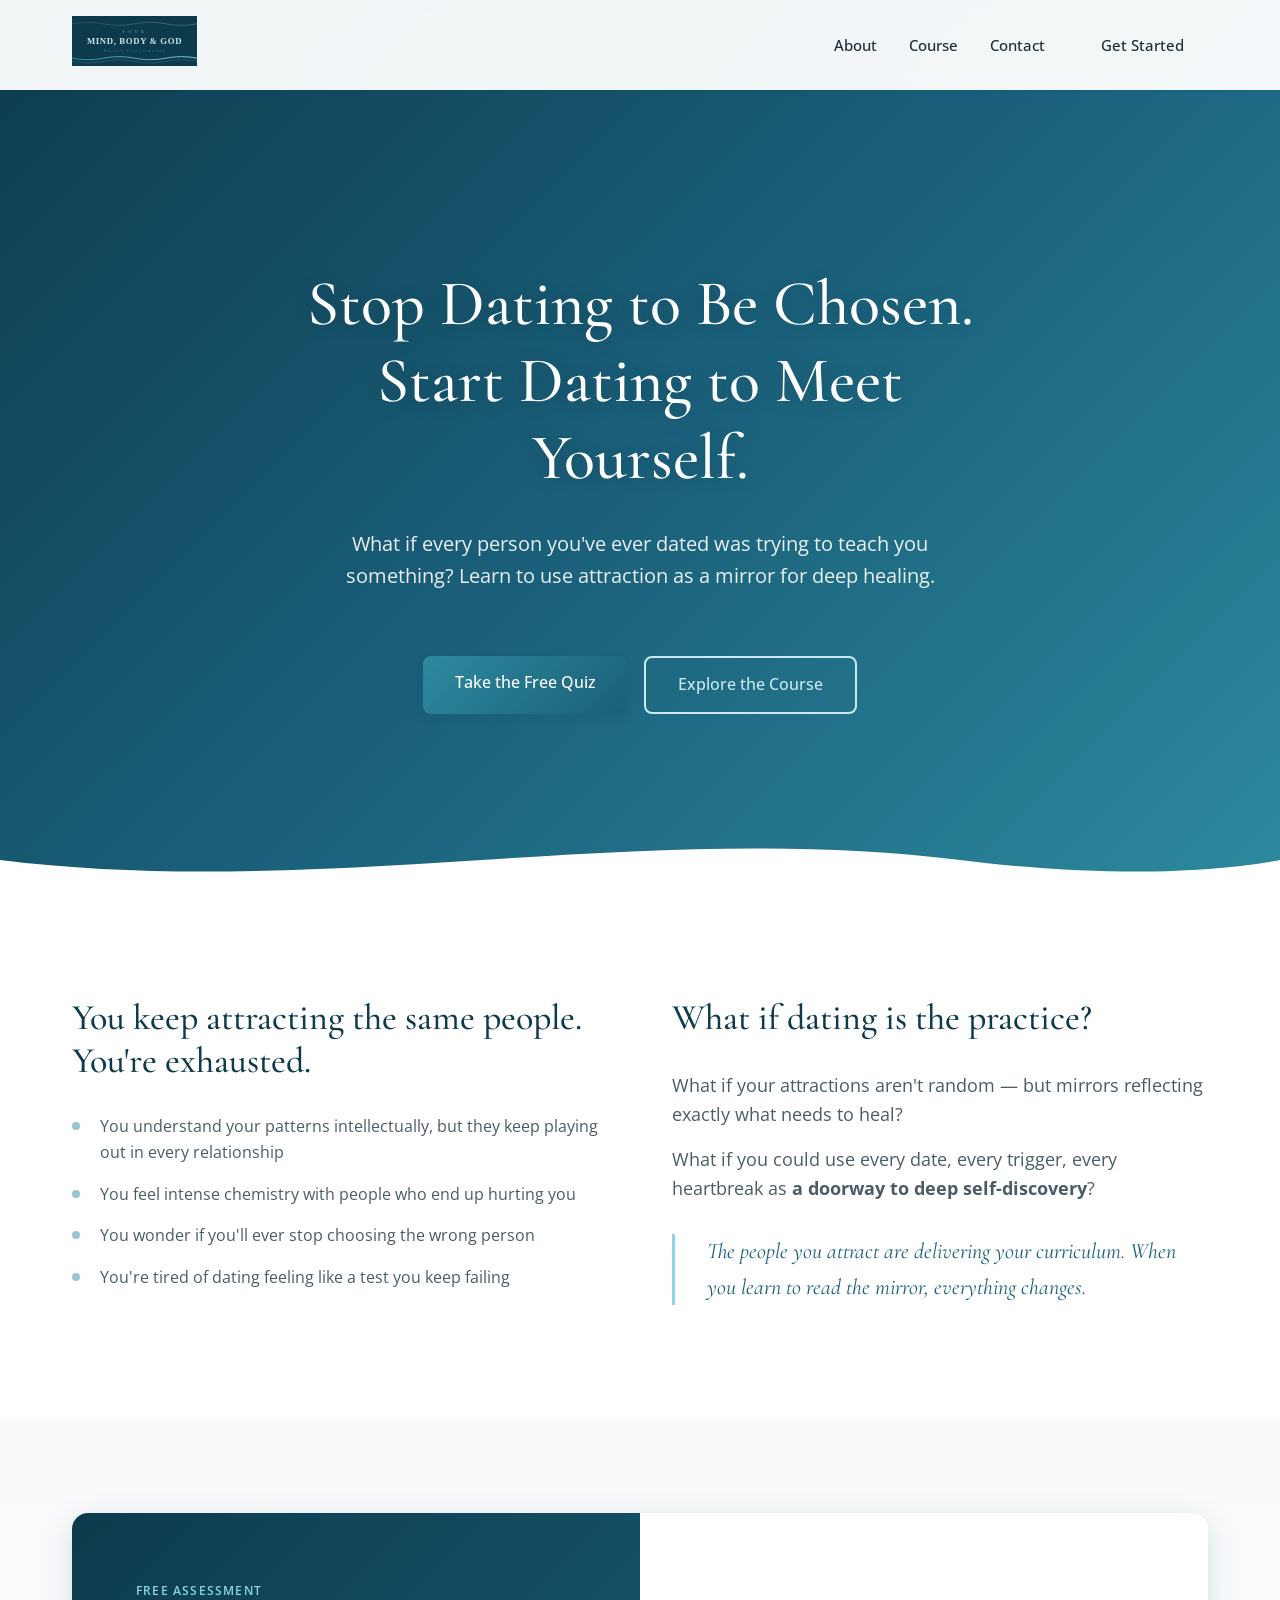
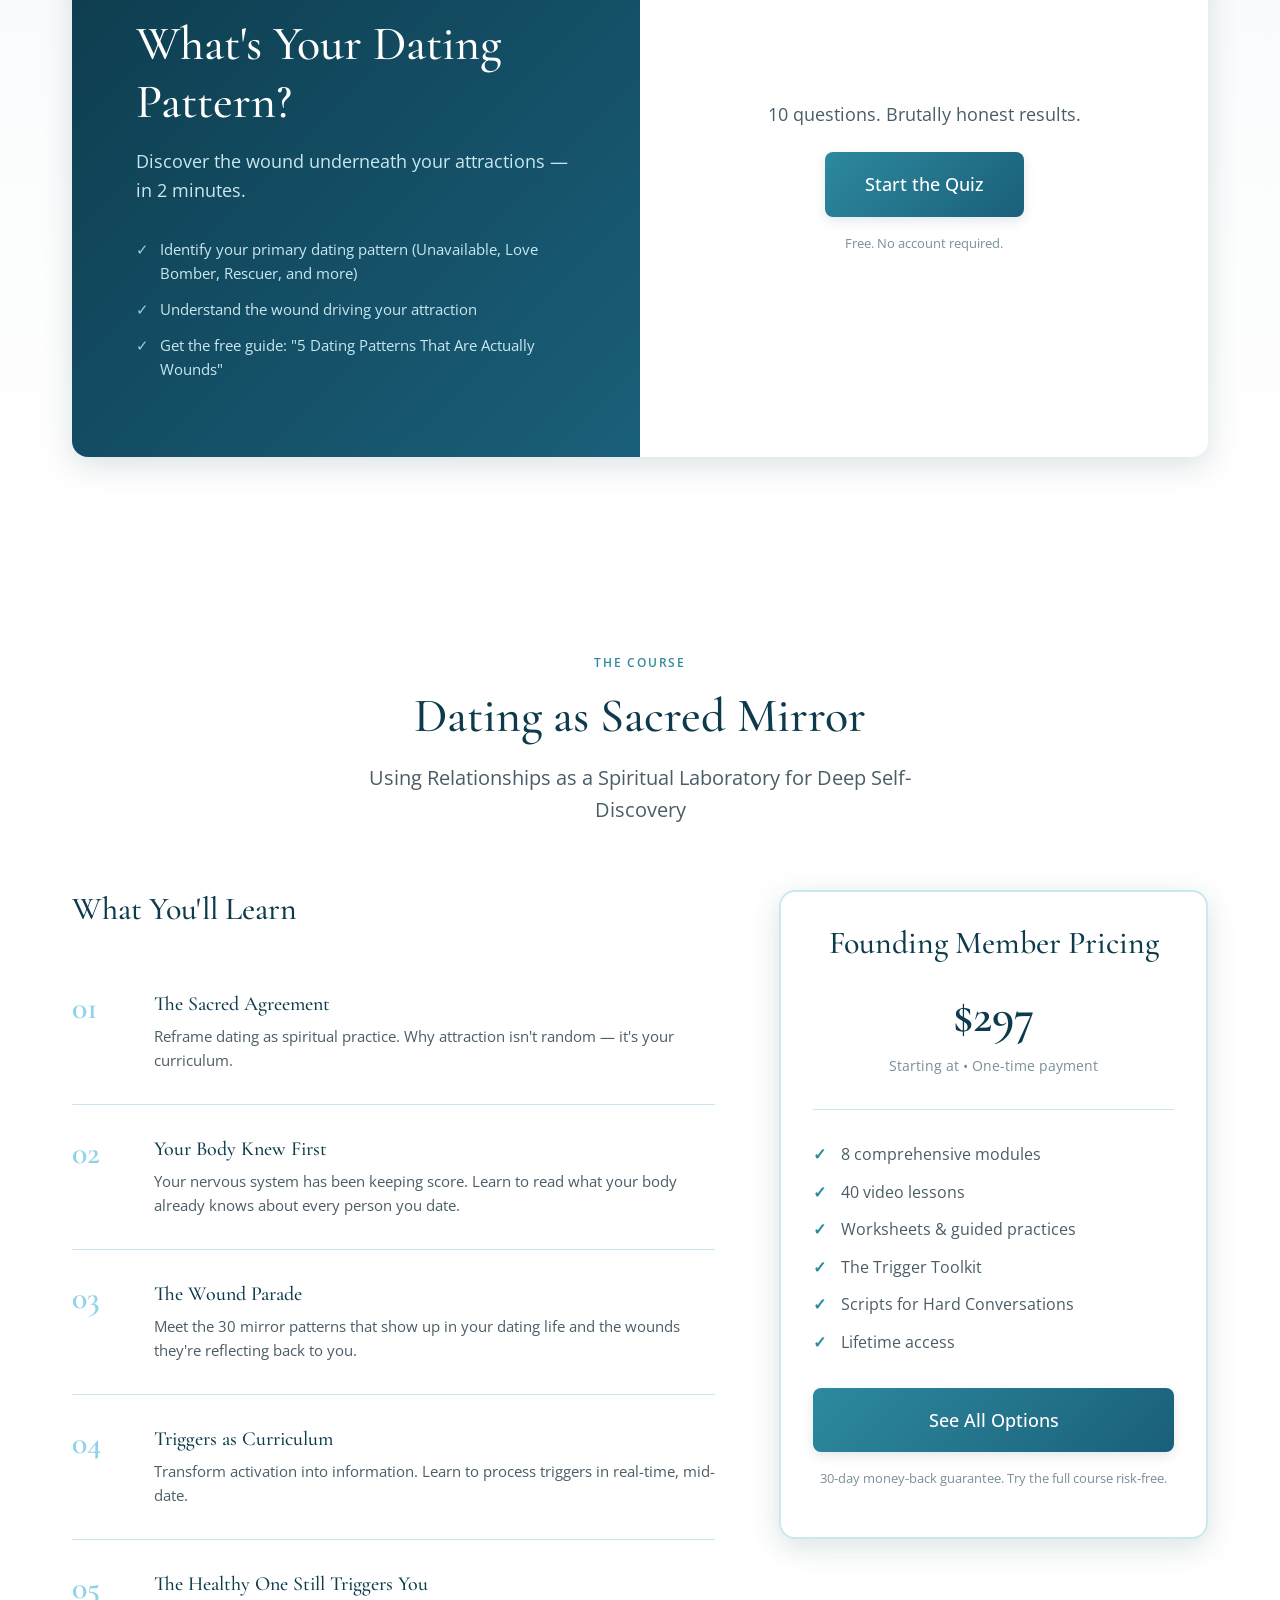
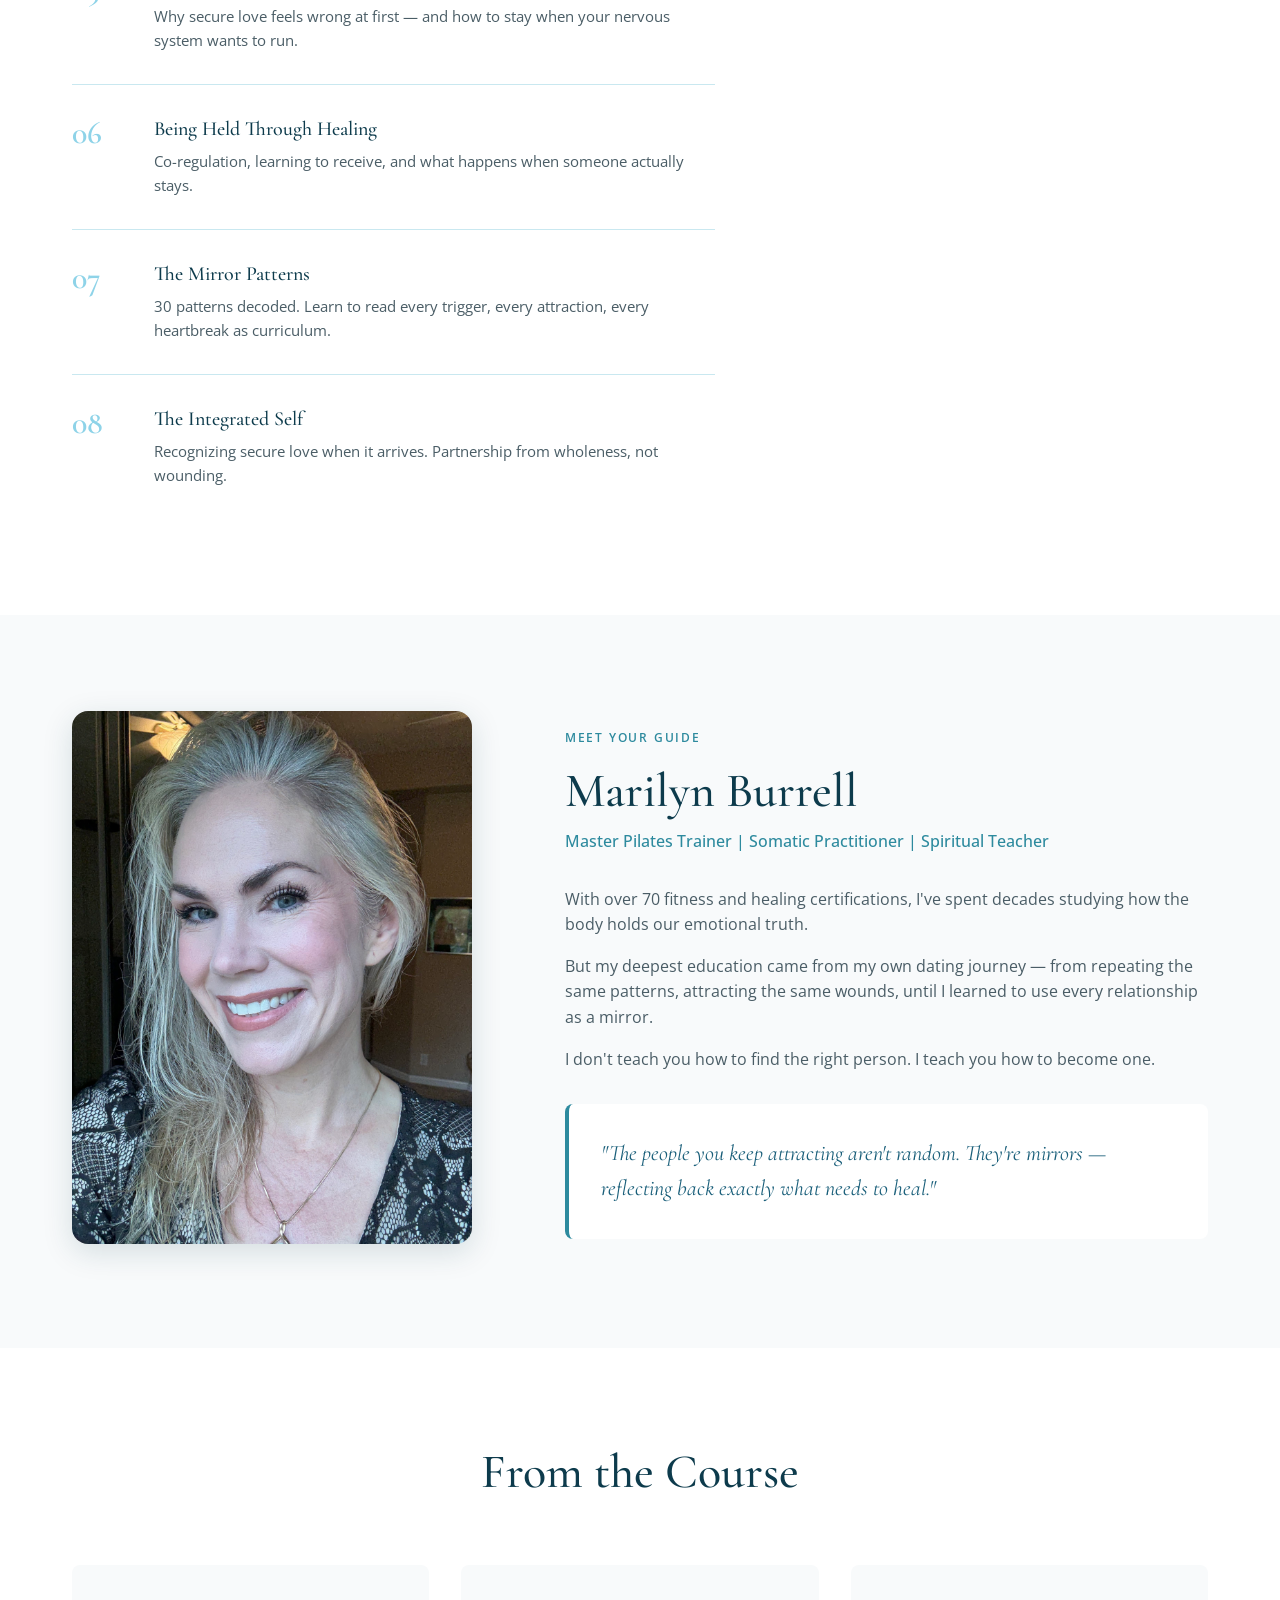
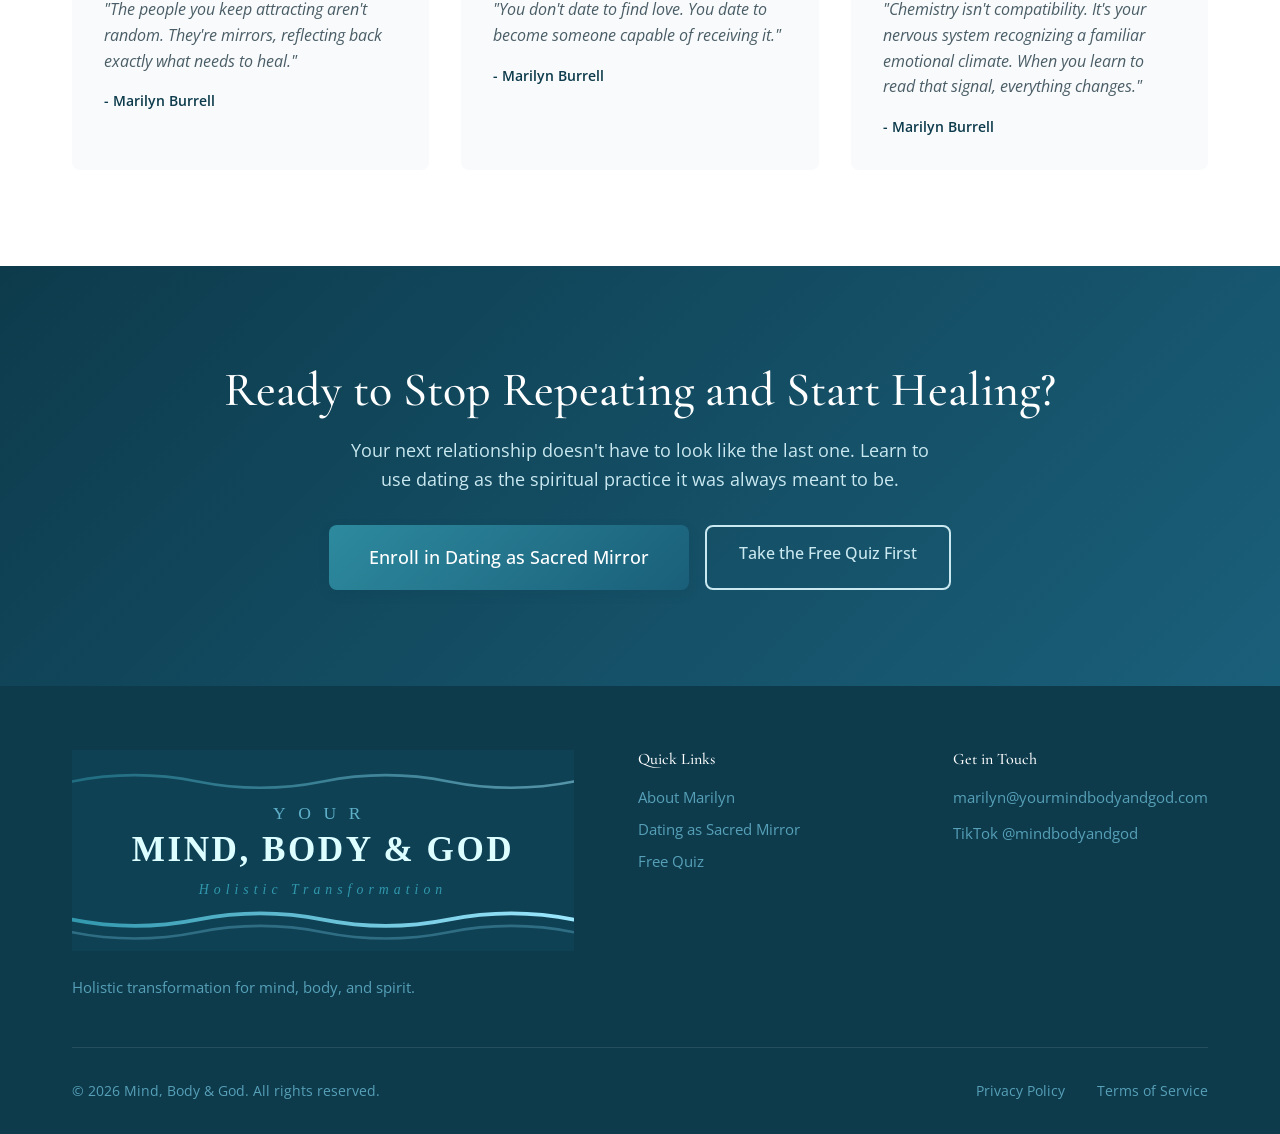
<file: index.html>
<!DOCTYPE html>
<html lang="en">
<head>
    <meta charset="UTF-8">
    <meta name="viewport" content="width=device-width, initial-scale=1.0">
    <title>Mind, Body & God | Dating as Sacred Mirror with Marilyn Burrell</title>
    <meta name="description" content="Stop dating to be chosen. Start dating to meet yourself. Dating as Sacred Mirror - a course by Marilyn Burrell.">
    <link rel="stylesheet" href="styles.css">
    <link rel="preconnect" href="https://fonts.googleapis.com">
    <link rel="preconnect" href="https://fonts.gstatic.com" crossorigin>
    <link href="https://fonts.googleapis.com/css2?family=Cormorant+Garamond:ital,wght@0,400;0,500;0,600;1,400&family=Open+Sans:wght@400;500;600&display=swap" rel="stylesheet">
</head>
<body>
    <!-- Navigation -->
    <nav class="nav">
        <div class="nav-container">
            <a href="#" class="nav-logo">
                <img src="assets/logo.svg" alt="Mind, Body & God" height="60">
            </a>
            <div class="nav-links">
                <a href="#about">About</a>
                <a href="#course">Course</a>
                <a href="#contact">Contact</a>
                <a href="course.html#pricing" class="btn btn-nav">Get Started</a>
            </div>
            <button class="nav-toggle" aria-label="Toggle menu">
                <span></span>
                <span></span>
                <span></span>
            </button>
        </div>
    </nav>

    <!-- Hero Section -->
    <section class="hero">
        <div class="hero-bg"></div>
        <div class="container hero-content">
            <h1 class="hero-title">Stop Dating to Be Chosen. Start Dating to Meet Yourself.</h1>
            <p class="hero-subtitle">What if every person you've ever dated was trying to teach you something? Learn to use attraction as a mirror for deep healing.</p>
            <div class="hero-cta">
                <a href="#lead-magnet" class="btn btn-primary">Take the Free Quiz</a>
                <a href="course.html" class="btn btn-secondary">Explore the Course</a>
            </div>
        </div>
        <div class="hero-wave">
            <svg viewBox="0 0 1200 120" preserveAspectRatio="none">
                <path d="M0,60 C300,120 600,0 900,60 C1050,90 1150,75 1200,60 L1200,120 L0,120 Z" fill="#ffffff"/>
            </svg>
        </div>
    </section>

    <!-- Problem/Solution Section -->
    <section class="problem-solution">
        <div class="container">
            <div class="section-grid">
                <div class="problem">
                    <h2>You keep attracting the same people. You're exhausted.</h2>
                    <ul class="pain-points">
                        <li>You understand your patterns intellectually, but they keep playing out in every relationship</li>
                        <li>You feel intense chemistry with people who end up hurting you</li>
                        <li>You wonder if you'll ever stop choosing the wrong person</li>
                        <li>You're tired of dating feeling like a test you keep failing</li>
                    </ul>
                </div>
                <div class="solution">
                    <h2>What if dating is the practice?</h2>
                    <p>What if your attractions aren't random — but mirrors reflecting exactly what needs to heal?</p>
                    <p>What if you could use every date, every trigger, every heartbreak as <strong>a doorway to deep self-discovery</strong>?</p>
                    <p class="solution-highlight">The people you attract are delivering your curriculum. When you learn to read the mirror, everything changes.</p>
                </div>
            </div>
        </div>
    </section>

    <!-- Lead Magnet Section -->
    <section id="lead-magnet" class="lead-magnet">
        <div class="container">
            <div class="lead-magnet-box">
                <div class="lead-magnet-content">
                    <span class="lead-magnet-label">Free Assessment</span>
                    <h2>What's Your Dating Pattern?</h2>
                    <p>Discover the wound underneath your attractions — in 2 minutes.</p>
                    <ul class="lead-magnet-benefits">
                        <li>Identify your primary dating pattern (Unavailable, Love Bomber, Rescuer, and more)</li>
                        <li>Understand the wound driving your attraction</li>
                        <li>Get the free guide: "5 Dating Patterns That Are Actually Wounds"</li>
                    </ul>
                </div>
                <div class="lead-magnet-form">
                    <div style="text-align: center; padding: 2rem 0;">
                        <p style="font-size: 1.125rem; color: var(--text-medium); margin-bottom: 1.5rem;">10 questions. Brutally honest results.</p>
                        <a href="quiz.html" class="btn btn-primary btn-large">Start the Quiz</a>
                        <p style="font-size: 0.8125rem; color: var(--text-light); margin-top: 1rem;">Free. No account required.</p>
                    </div>
                </div>
            </div>
        </div>
    </section>

    <!-- Course Section -->
    <section id="course" class="course">
        <div class="container">
            <div class="course-header">
                <span class="course-label">The Course</span>
                <h2>Dating as Sacred Mirror</h2>
                <p class="course-tagline">Using Relationships as a Spiritual Laboratory for Deep Self-Discovery</p>
            </div>

            <div class="course-grid">
                <div class="course-info">
                    <div class="course-modules">
                        <h3>What You'll Learn</h3>
                        <div class="module">
                            <span class="module-number">01</span>
                            <div class="module-content">
                                <h4>The Sacred Agreement</h4>
                                <p>Reframe dating as spiritual practice. Why attraction isn't random — it's your curriculum.</p>
                            </div>
                        </div>
                        <div class="module">
                            <span class="module-number">02</span>
                            <div class="module-content">
                                <h4>Your Body Knew First</h4>
                                <p>Your nervous system has been keeping score. Learn to read what your body already knows about every person you date.</p>
                            </div>
                        </div>
                        <div class="module">
                            <span class="module-number">03</span>
                            <div class="module-content">
                                <h4>The Wound Parade</h4>
                                <p>Meet the 30 mirror patterns that show up in your dating life and the wounds they're reflecting back to you.</p>
                            </div>
                        </div>
                        <div class="module">
                            <span class="module-number">04</span>
                            <div class="module-content">
                                <h4>Triggers as Curriculum</h4>
                                <p>Transform activation into information. Learn to process triggers in real-time, mid-date.</p>
                            </div>
                        </div>
                        <div class="module">
                            <span class="module-number">05</span>
                            <div class="module-content">
                                <h4>The Healthy One Still Triggers You</h4>
                                <p>Why secure love feels wrong at first — and how to stay when your nervous system wants to run.</p>
                            </div>
                        </div>
                        <div class="module">
                            <span class="module-number">06</span>
                            <div class="module-content">
                                <h4>Being Held Through Healing</h4>
                                <p>Co-regulation, learning to receive, and what happens when someone actually stays.</p>
                            </div>
                        </div>
                        <div class="module">
                            <span class="module-number">07</span>
                            <div class="module-content">
                                <h4>The Mirror Patterns</h4>
                                <p>30 patterns decoded. Learn to read every trigger, every attraction, every heartbreak as curriculum.</p>
                            </div>
                        </div>
                        <div class="module">
                            <span class="module-number">08</span>
                            <div class="module-content">
                                <h4>The Integrated Self</h4>
                                <p>Recognizing secure love when it arrives. Partnership from wholeness, not wounding.</p>
                            </div>
                        </div>
                    </div>
                </div>

                <div class="course-purchase">
                    <div class="purchase-card">
                        <div class="purchase-header">
                            <h3>Founding Member Pricing</h3>
                            <div class="price">
                                <span class="price-amount">$297</span>
                                <span class="price-note">Starting at • One-time payment</span>
                            </div>
                        </div>
                        <ul class="purchase-includes">
                            <li>8 comprehensive modules</li>
                            <li>40 video lessons</li>
                            <li>Worksheets & guided practices</li>
                            <li>The Trigger Toolkit</li>
                            <li>Scripts for Hard Conversations</li>
                            <li>Lifetime access</li>
                        </ul>
                        <a href="course.html#pricing" class="btn btn-primary btn-large">See All Options</a>
                        <p class="purchase-guarantee">30-day money-back guarantee. Try the full course risk-free.</p>
                    </div>
                </div>
            </div>
        </div>
    </section>

    <!-- About Section -->
    <section id="about" class="about">
        <div class="container">
            <div class="about-grid">
                <div class="about-image">
                    <img src="assets/marilyn.jpg" alt="Marilyn Burrell" class="about-photo">
                </div>
                <div class="about-content">
                    <span class="section-label">Meet Your Guide</span>
                    <h2>Marilyn Burrell</h2>
                    <p class="about-credentials">Master Pilates Trainer | Somatic Practitioner | Spiritual Teacher</p>
                    <p>With over 70 fitness and healing certifications, I've spent decades studying how the body holds our emotional truth.</p>
                    <p>But my deepest education came from my own dating journey — from repeating the same patterns, attracting the same wounds, until I learned to use every relationship as a mirror.</p>
                    <p>I don't teach you how to find the right person. I teach you how to become one.</p>
                    <blockquote class="about-quote">
                        "The people you keep attracting aren't random. They're mirrors — reflecting back exactly what needs to heal."
                    </blockquote>
                </div>
            </div>
        </div>
    </section>

    <!-- From the Course -->
    <section class="testimonials">
        <div class="container">
            <h2>From the Course</h2>
            <div class="testimonials-grid">
                <div class="testimonial">
                    <p class="testimonial-text">"The people you keep attracting aren't random. They're mirrors, reflecting back exactly what needs to heal."</p>
                    <p class="testimonial-author">- Marilyn Burrell</p>
                </div>
                <div class="testimonial">
                    <p class="testimonial-text">"You don't date to find love. You date to become someone capable of receiving it."</p>
                    <p class="testimonial-author">- Marilyn Burrell</p>
                </div>
                <div class="testimonial">
                    <p class="testimonial-text">"Chemistry isn't compatibility. It's your nervous system recognizing a familiar emotional climate. When you learn to read that signal, everything changes."</p>
                    <p class="testimonial-author">- Marilyn Burrell</p>
                </div>
            </div>
        </div>
    </section>

    <!-- Final CTA -->
    <section class="final-cta">
        <div class="container">
            <h2>Ready to Stop Repeating and Start Healing?</h2>
            <p>Your next relationship doesn't have to look like the last one. Learn to use dating as the spiritual practice it was always meant to be.</p>
            <div class="final-cta-buttons">
                <a href="course.html#pricing" class="btn btn-primary btn-large">Enroll in Dating as Sacred Mirror</a>
                <a href="#lead-magnet" class="btn btn-secondary">Take the Free Quiz First</a>
            </div>
        </div>
    </section>

    <!-- Footer -->
    <footer id="contact" class="footer">
        <div class="container">
            <div class="footer-grid">
                <div class="footer-brand">
                    <img src="assets/logo.svg" alt="Mind, Body & God" height="50">
                    <p>Holistic transformation for mind, body, and spirit.</p>
                </div>
                <div class="footer-links">
                    <h4>Quick Links</h4>
                    <a href="#about">About Marilyn</a>
                    <a href="#course">Dating as Sacred Mirror</a>
                    <a href="#lead-magnet">Free Quiz</a>
                </div>
                <div class="footer-contact">
                    <h4>Get in Touch</h4>
                    <a href="mailto:marilyn@yourmindbodyandgod.com">marilyn@yourmindbodyandgod.com</a>
                    <div class="footer-social" style="margin-top: 0.75rem;">
                        <a href="https://tiktok.com/@mindbodyandgod" target="_blank" rel="noopener">TikTok @mindbodyandgod</a>
                    </div>
                </div>
            </div>
            <div class="footer-bottom">
                <p>&copy; 2026 Mind, Body & God. All rights reserved.</p>
                <div class="footer-legal">
                    <a href="privacy.html">Privacy Policy</a>
                    <a href="terms.html">Terms of Service</a>
                </div>
            </div>
        </div>
    </footer>

    <script src="script.js"></script>
</body>
</html>
</file>
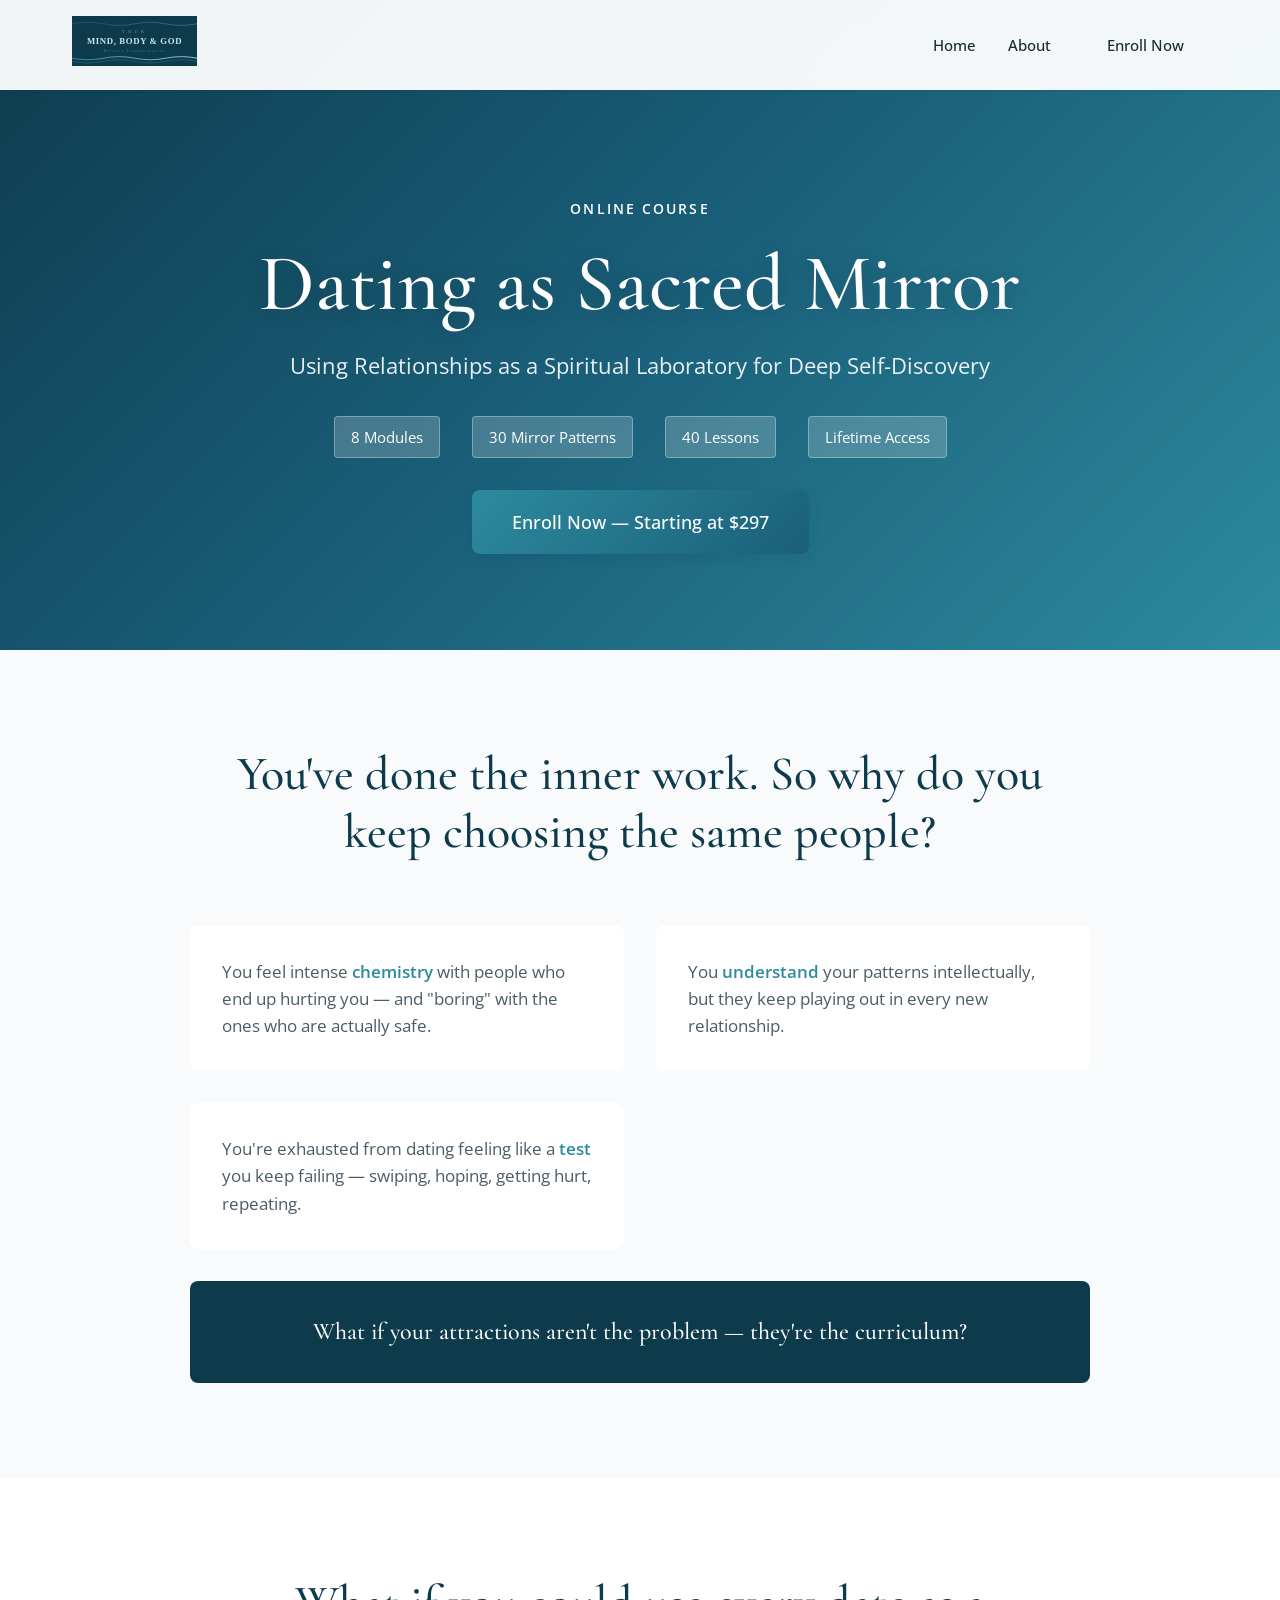
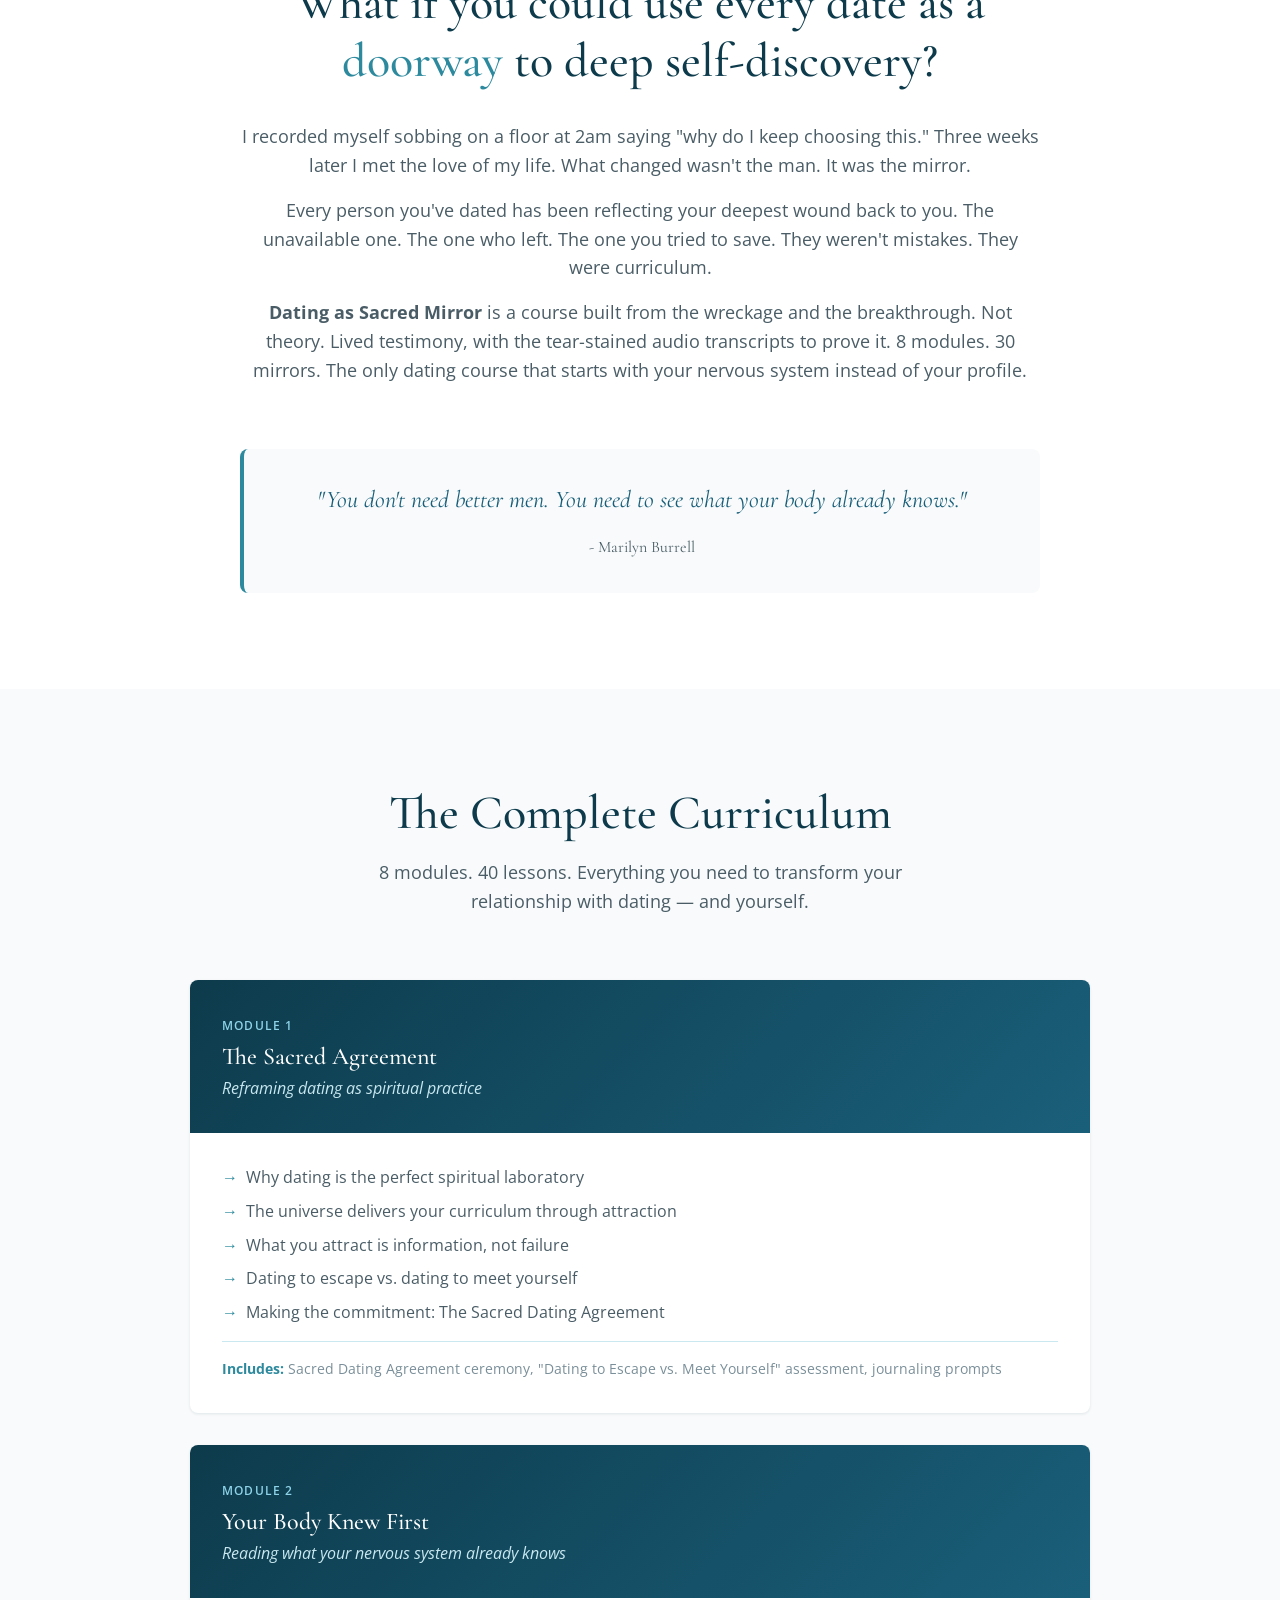
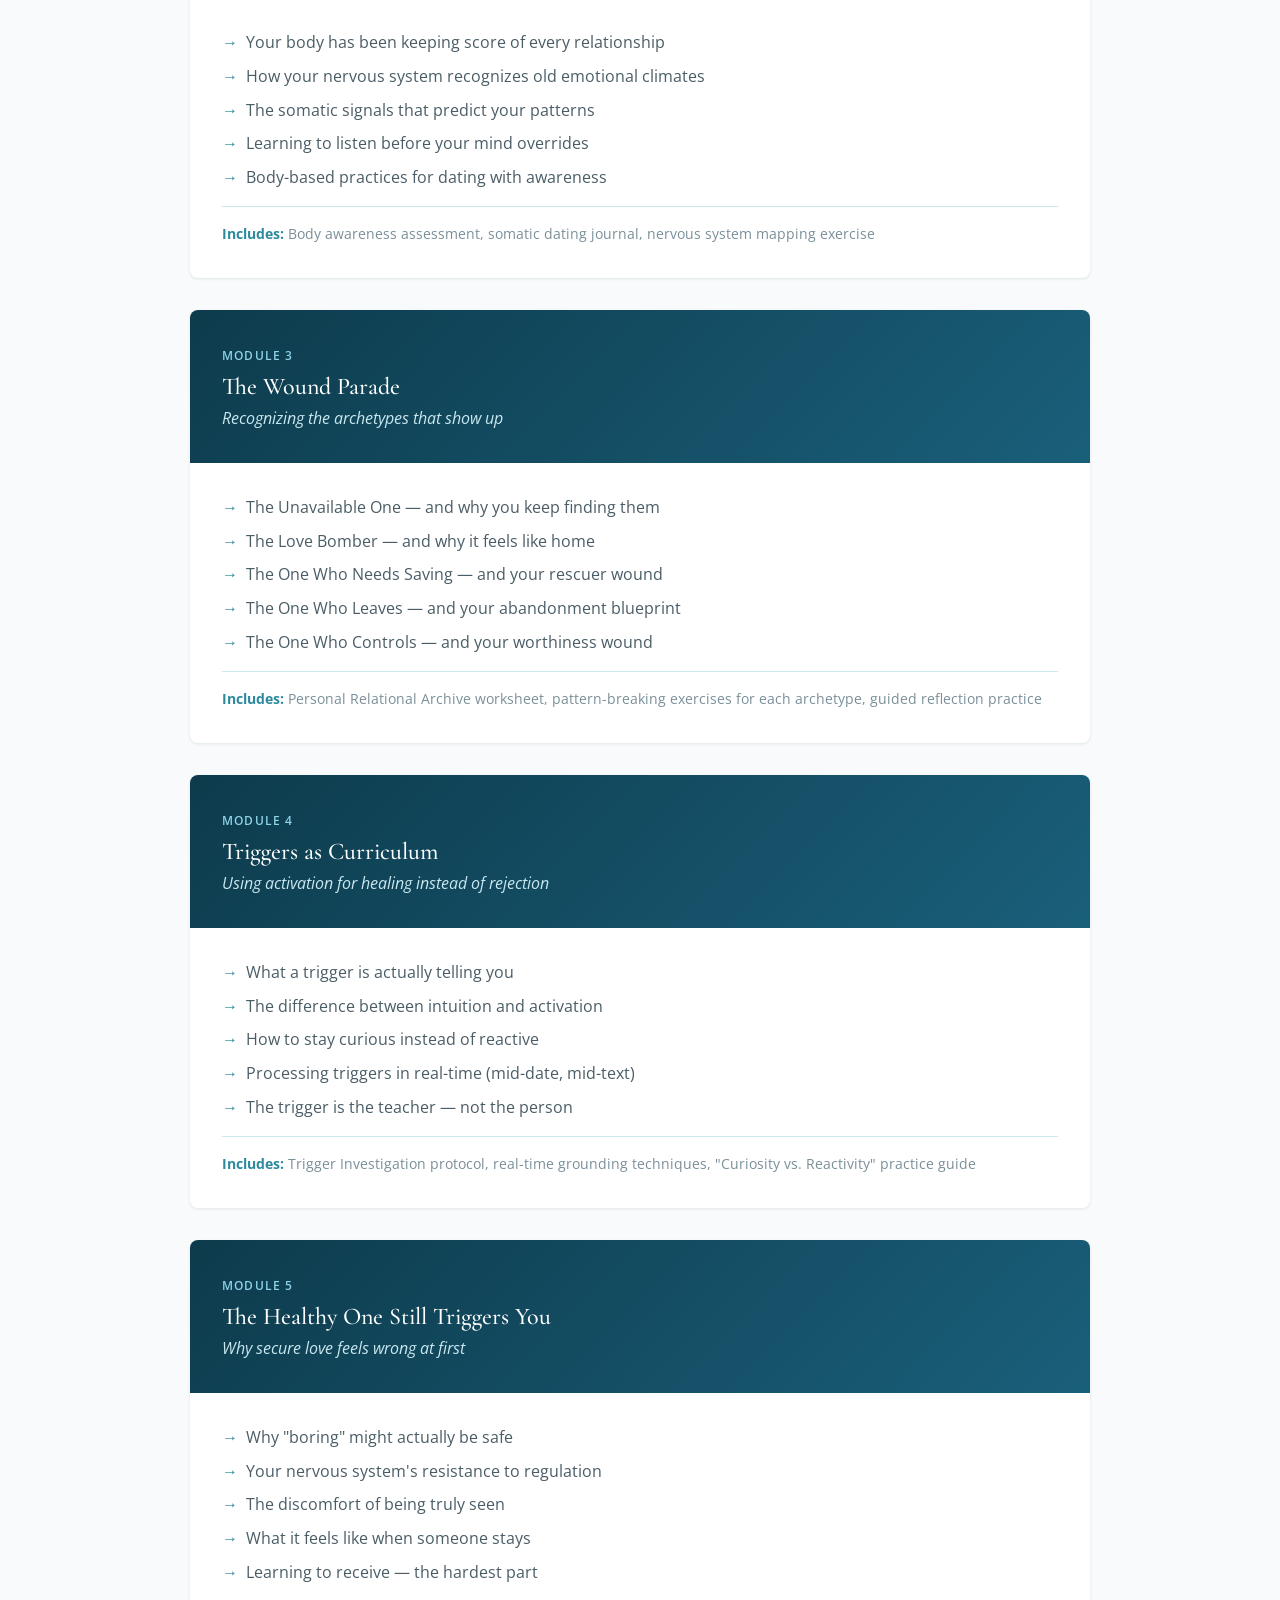
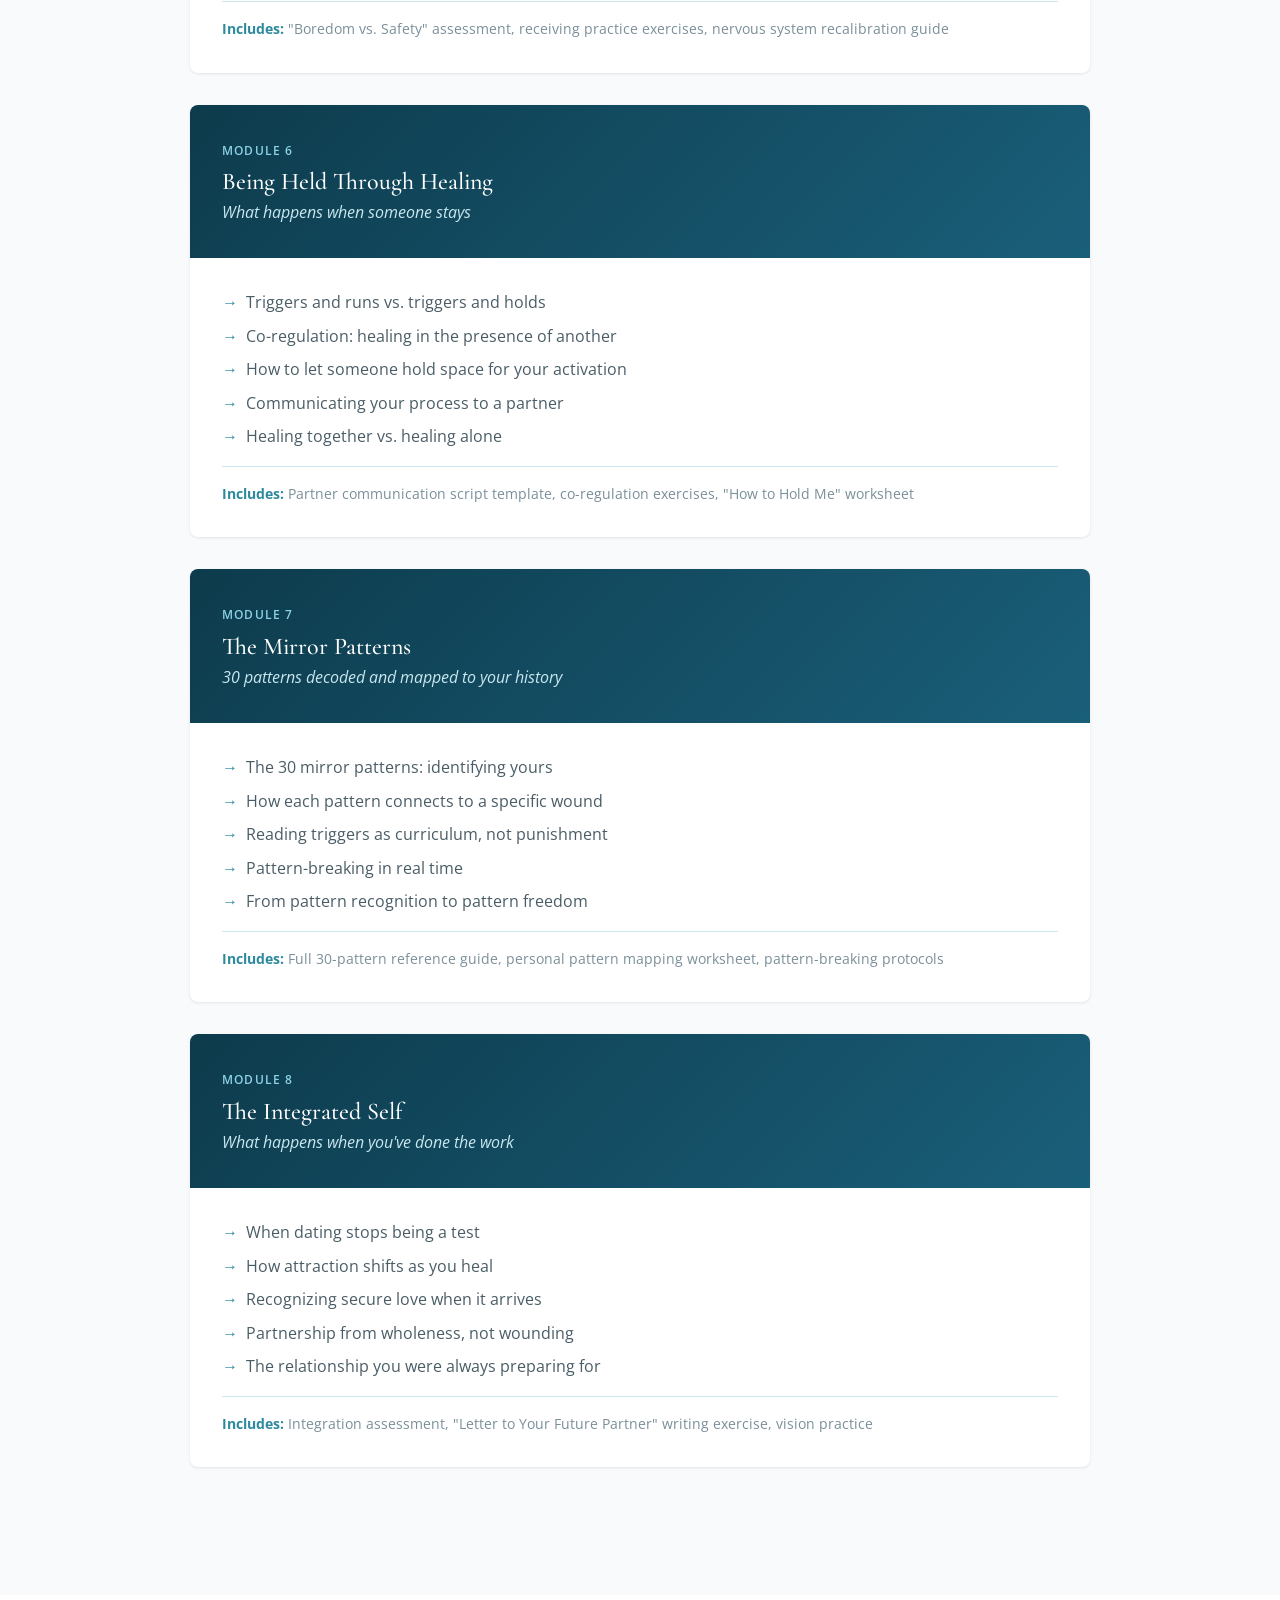
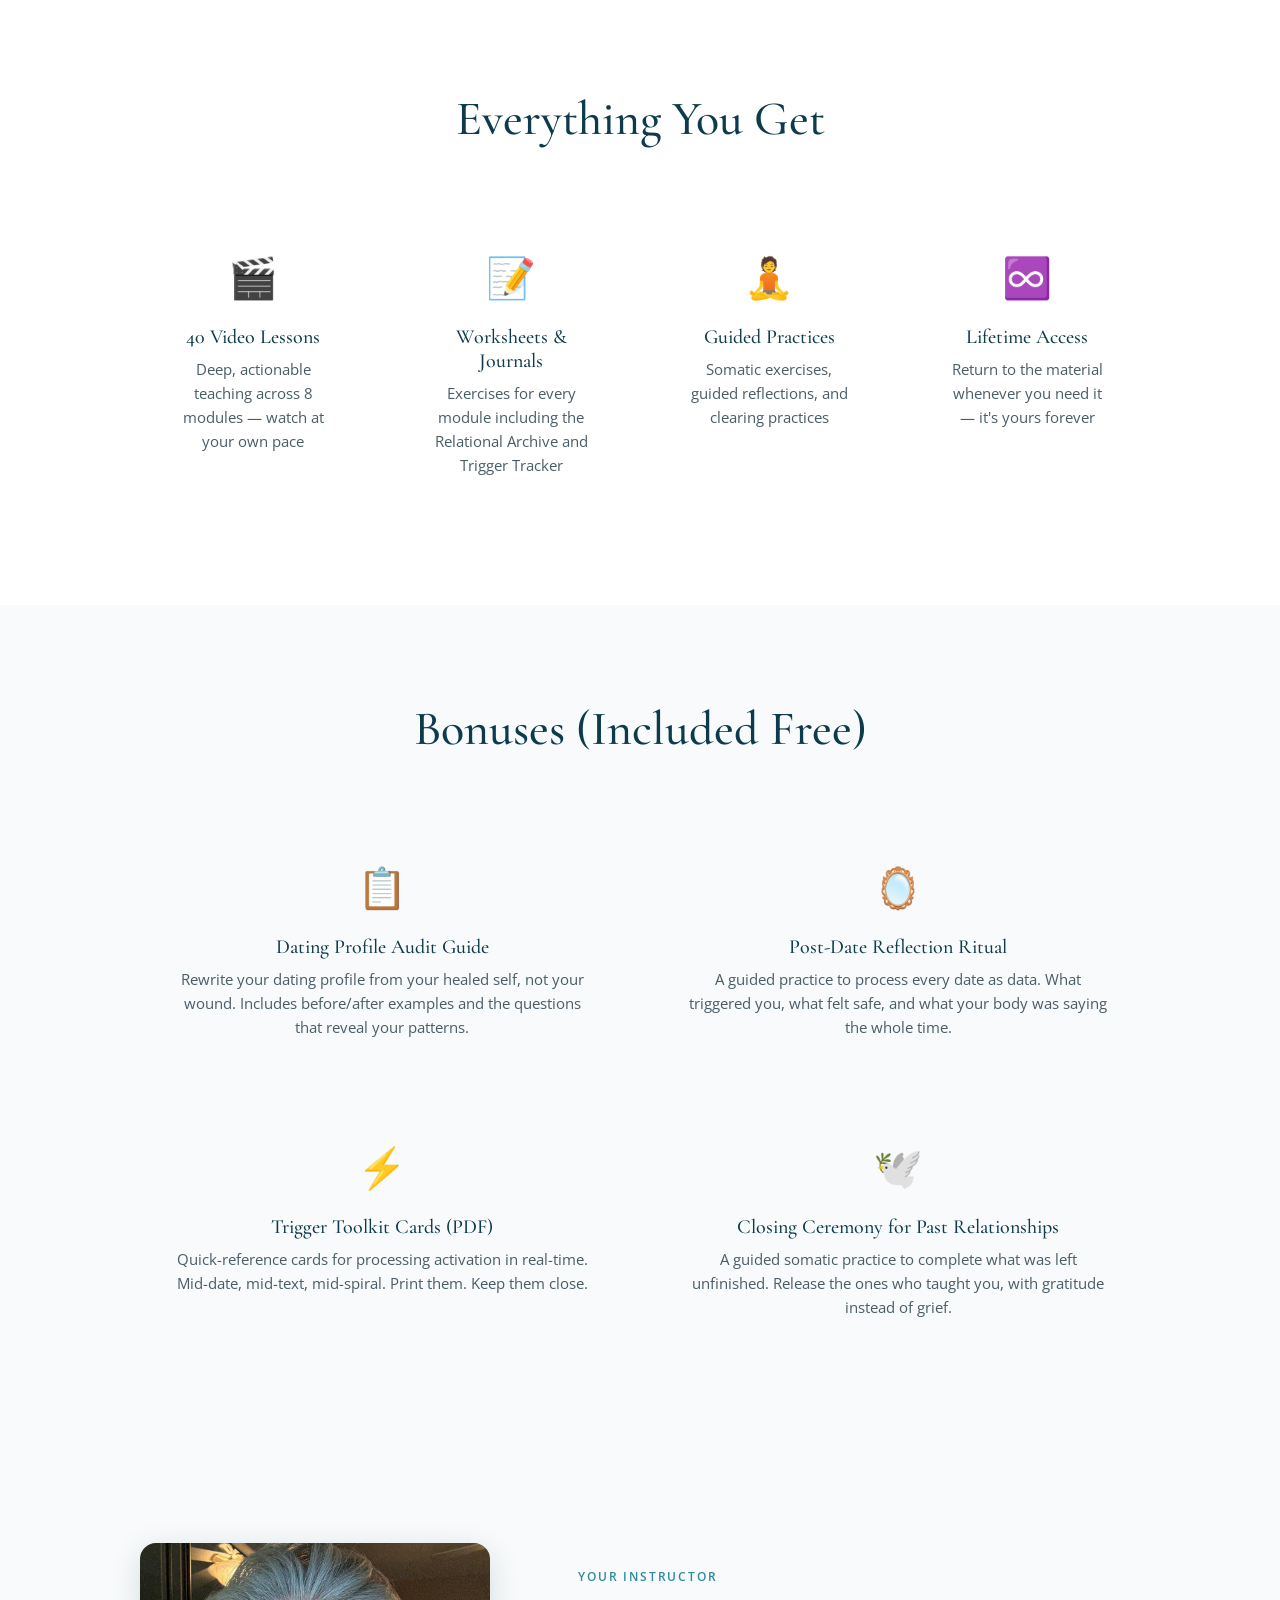
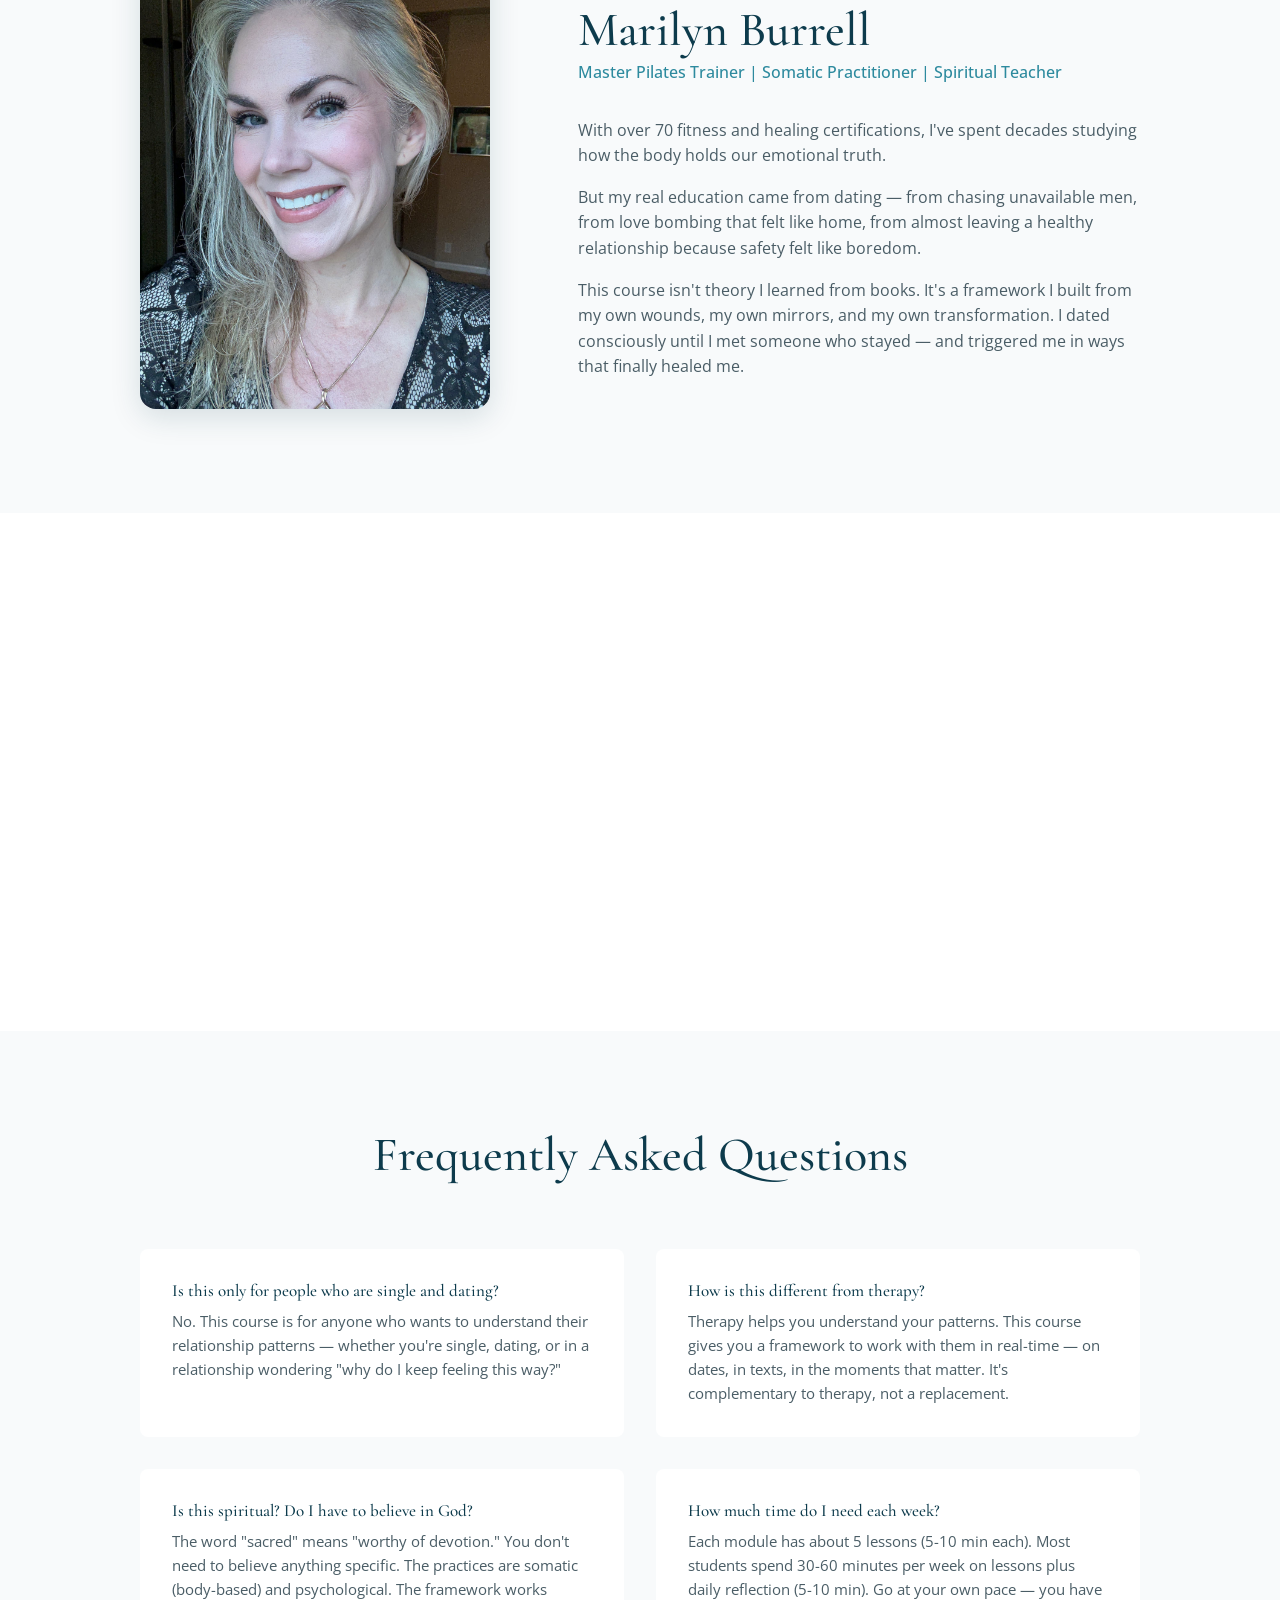
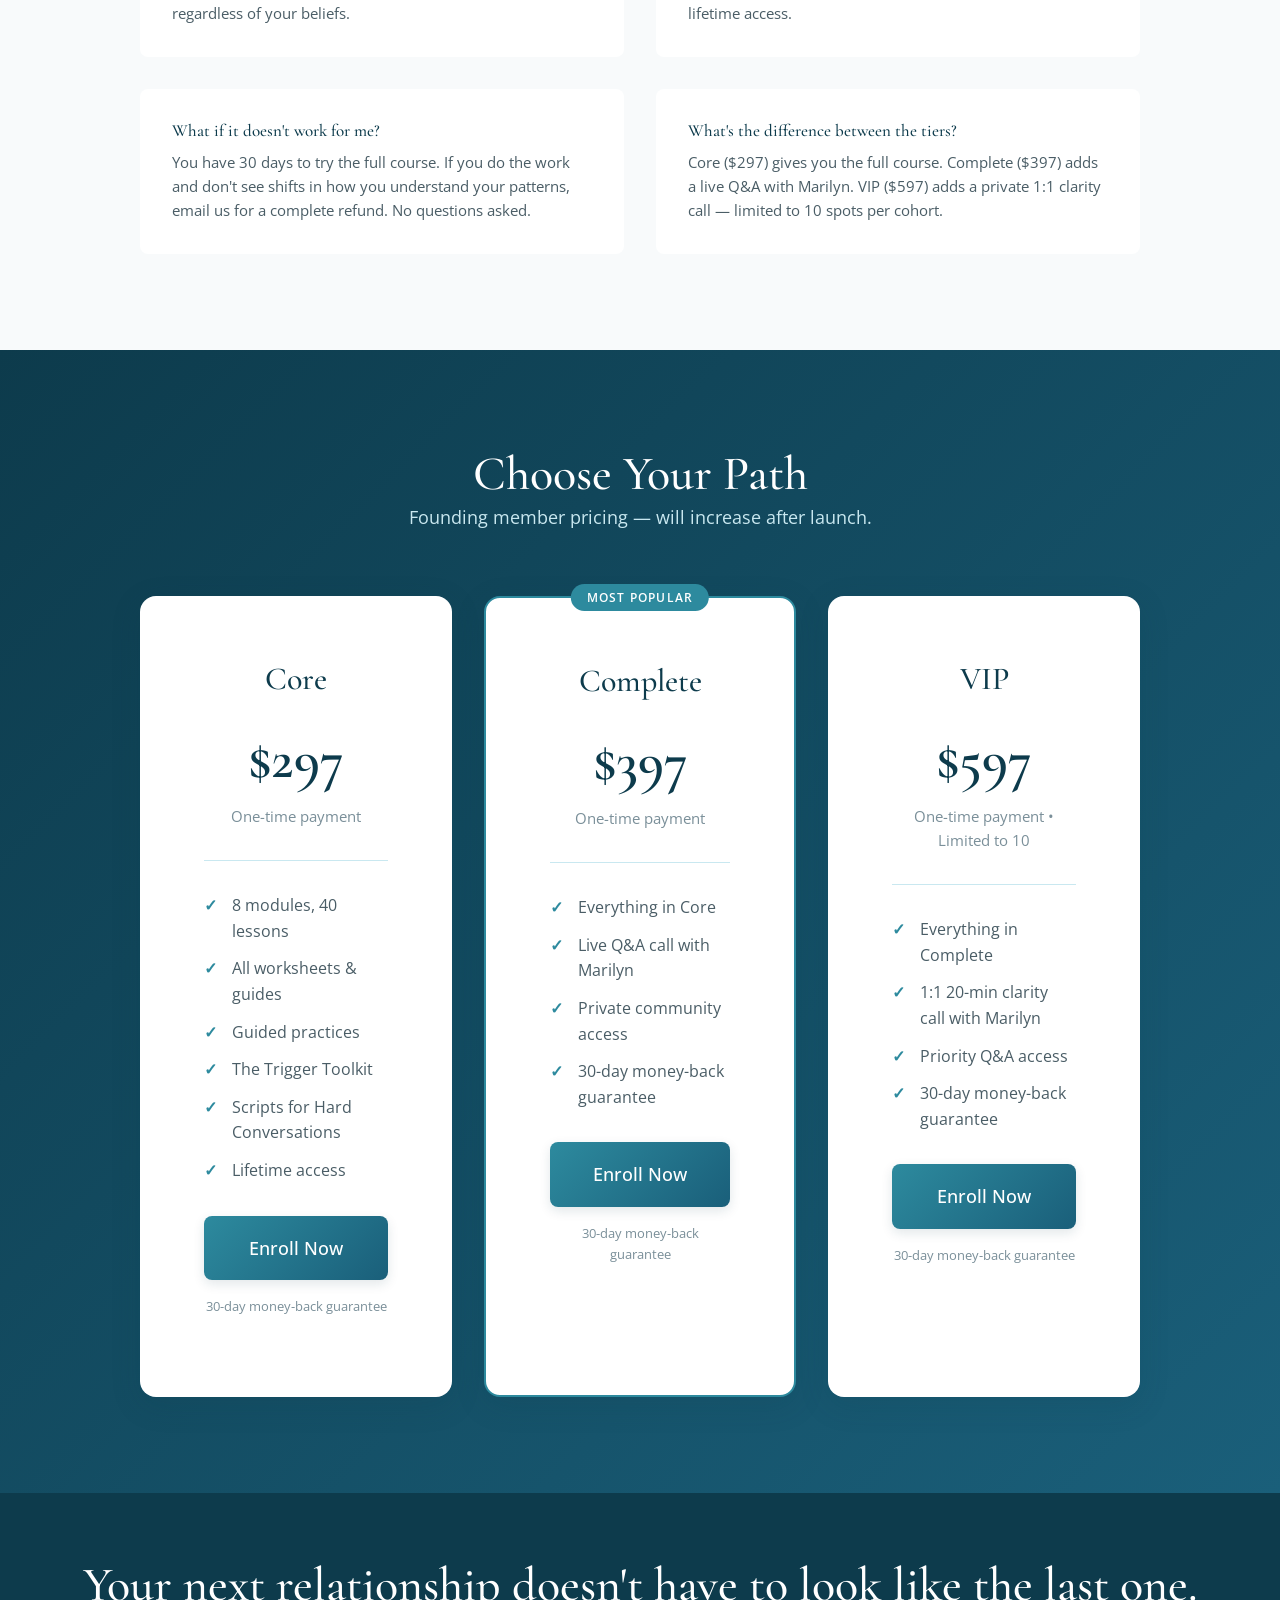
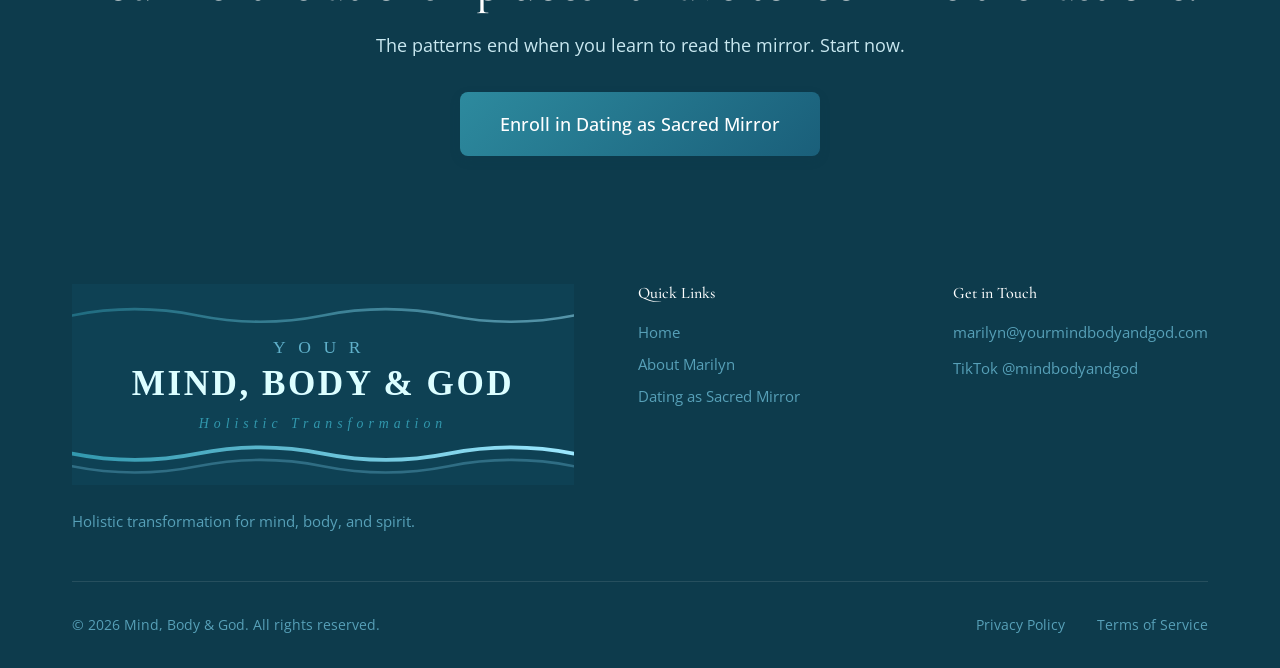
<file: course.html>
<!DOCTYPE html>
<html lang="en">
<head>
    <meta charset="UTF-8">
    <meta name="viewport" content="width=device-width, initial-scale=1.0">
    <title>Dating as Sacred Mirror | Using Relationships for Deep Self-Discovery</title>
    <meta name="description" content="An 8-module course to transform your dating patterns. Learn to use attraction as a mirror, heal your wounds, and recognize secure love when it arrives.">
    <link rel="stylesheet" href="styles.css">
    <link rel="stylesheet" href="course.css">
    <link rel="preconnect" href="https://fonts.googleapis.com">
    <link rel="preconnect" href="https://fonts.gstatic.com" crossorigin>
    <link href="https://fonts.googleapis.com/css2?family=Cormorant+Garamond:ital,wght@0,400;0,500;0,600;1,400&family=Open+Sans:wght@400;500;600&display=swap" rel="stylesheet">
</head>
<body>
    <!-- Navigation -->
    <nav class="nav">
        <div class="nav-container">
            <a href="index.html" class="nav-logo">
                <img src="assets/logo.svg" alt="Mind, Body & God" height="60">
            </a>
            <div class="nav-links">
                <a href="index.html">Home</a>
                <a href="index.html#about">About</a>
                <a href="#pricing" class="btn btn-nav">Enroll Now</a>
            </div>
            <button class="nav-toggle" aria-label="Toggle menu">
                <span></span>
                <span></span>
                <span></span>
            </button>
        </div>
    </nav>

    <!-- Course Hero -->
    <section class="course-hero">
        <div class="course-hero-bg"></div>
        <div class="container">
            <div class="course-hero-content">
                <span class="course-hero-label">Online Course</span>
                <h1>Dating as Sacred Mirror</h1>
                <p class="course-hero-tagline">Using Relationships as a Spiritual Laboratory for Deep Self-Discovery</p>
                <div class="course-hero-meta">
                    <span>8 Modules</span>
                    <span>30 Mirror Patterns</span>
                    <span>40 Lessons</span>
                    <span>Lifetime Access</span>
                </div>
                <a href="#pricing" class="btn btn-primary btn-large">Enroll Now — Starting at $297</a>
            </div>
        </div>
    </section>

    <!-- The Problem -->
    <section class="course-problem">
        <div class="container">
            <div class="problem-content">
                <h2>You've done the inner work. So why do you keep choosing the same people?</h2>
                <div class="problem-grid">
                    <div class="problem-item">
                        <p>You feel intense <em>chemistry</em> with people who end up hurting you — and "boring" with the ones who are actually safe.</p>
                    </div>
                    <div class="problem-item">
                        <p>You <em>understand</em> your patterns intellectually, but they keep playing out in every new relationship.</p>
                    </div>
                    <div class="problem-item">
                        <p>You're exhausted from dating feeling like a <em>test</em> you keep failing — swiping, hoping, getting hurt, repeating.</p>
                    </div>
                    <div class="problem-item">
                        <p>What if your attractions aren't the problem — they're the curriculum?</p>
                    </div>
                </div>
            </div>
        </div>
    </section>

    <!-- The Shift -->
    <section class="course-shift">
        <div class="container">
            <div class="shift-content">
                <h2>What if you could use every date as a <em>doorway</em> to deep self-discovery?</h2>
                <p>I recorded myself sobbing on a floor at 2am saying "why do I keep choosing this." Three weeks later I met the love of my life. What changed wasn't the man. It was the mirror.</p>
                <p>Every person you've dated has been reflecting your deepest wound back to you. The unavailable one. The one who left. The one you tried to save. They weren't mistakes. They were curriculum.</p>
                <p><strong>Dating as Sacred Mirror</strong> is a course built from the wreckage and the breakthrough. Not theory. Lived testimony, with the tear-stained audio transcripts to prove it. 8 modules. 30 mirrors. The only dating course that starts with your nervous system instead of your profile.</p>
                <blockquote>
                    "You don't need better men. You need to see what your body already knows."
                    <cite>- Marilyn Burrell</cite>
                </blockquote>
            </div>
        </div>
    </section>

    <!-- What You'll Learn -->
    <section class="course-curriculum">
        <div class="container">
            <div class="curriculum-header">
                <h2>The Complete Curriculum</h2>
                <p>8 modules. 40 lessons. Everything you need to transform your relationship with dating — and yourself.</p>
            </div>

            <div class="curriculum-modules">
                <!-- Module 1 -->
                <div class="curriculum-module">
                    <div class="module-header">
                        <span class="module-num">Module 1</span>
                        <h3>The Sacred Agreement</h3>
                        <p>Reframing dating as spiritual practice</p>
                    </div>
                    <div class="module-lessons">
                        <ul>
                            <li>Why dating is the perfect spiritual laboratory</li>
                            <li>The universe delivers your curriculum through attraction</li>
                            <li>What you attract is information, not failure</li>
                            <li>Dating to escape vs. dating to meet yourself</li>
                            <li>Making the commitment: The Sacred Dating Agreement</li>
                        </ul>
                        <div class="module-deliverables">
                            <strong>Includes:</strong> Sacred Dating Agreement ceremony, "Dating to Escape vs. Meet Yourself" assessment, journaling prompts
                        </div>
                    </div>
                </div>

                <!-- Module 2 -->
                <div class="curriculum-module">
                    <div class="module-header">
                        <span class="module-num">Module 2</span>
                        <h3>Your Body Knew First</h3>
                        <p>Reading what your nervous system already knows</p>
                    </div>
                    <div class="module-lessons">
                        <ul>
                            <li>Your body has been keeping score of every relationship</li>
                            <li>How your nervous system recognizes old emotional climates</li>
                            <li>The somatic signals that predict your patterns</li>
                            <li>Learning to listen before your mind overrides</li>
                            <li>Body-based practices for dating with awareness</li>
                        </ul>
                        <div class="module-deliverables">
                            <strong>Includes:</strong> Body awareness assessment, somatic dating journal, nervous system mapping exercise
                        </div>
                    </div>
                </div>

                <!-- Module 3 -->
                <div class="curriculum-module">
                    <div class="module-header">
                        <span class="module-num">Module 3</span>
                        <h3>The Wound Parade</h3>
                        <p>Recognizing the archetypes that show up</p>
                    </div>
                    <div class="module-lessons">
                        <ul>
                            <li>The Unavailable One — and why you keep finding them</li>
                            <li>The Love Bomber — and why it feels like home</li>
                            <li>The One Who Needs Saving — and your rescuer wound</li>
                            <li>The One Who Leaves — and your abandonment blueprint</li>
                            <li>The One Who Controls — and your worthiness wound</li>
                        </ul>
                        <div class="module-deliverables">
                            <strong>Includes:</strong> Personal Relational Archive worksheet, pattern-breaking exercises for each archetype, guided reflection practice
                        </div>
                    </div>
                </div>

                <!-- Module 4 -->
                <div class="curriculum-module">
                    <div class="module-header">
                        <span class="module-num">Module 4</span>
                        <h3>Triggers as Curriculum</h3>
                        <p>Using activation for healing instead of rejection</p>
                    </div>
                    <div class="module-lessons">
                        <ul>
                            <li>What a trigger is actually telling you</li>
                            <li>The difference between intuition and activation</li>
                            <li>How to stay curious instead of reactive</li>
                            <li>Processing triggers in real-time (mid-date, mid-text)</li>
                            <li>The trigger is the teacher — not the person</li>
                        </ul>
                        <div class="module-deliverables">
                            <strong>Includes:</strong> Trigger Investigation protocol, real-time grounding techniques, "Curiosity vs. Reactivity" practice guide
                        </div>
                    </div>
                </div>

                <!-- Module 5 -->
                <div class="curriculum-module">
                    <div class="module-header">
                        <span class="module-num">Module 5</span>
                        <h3>The Healthy One Still Triggers You</h3>
                        <p>Why secure love feels wrong at first</p>
                    </div>
                    <div class="module-lessons">
                        <ul>
                            <li>Why "boring" might actually be safe</li>
                            <li>Your nervous system's resistance to regulation</li>
                            <li>The discomfort of being truly seen</li>
                            <li>What it feels like when someone stays</li>
                            <li>Learning to receive — the hardest part</li>
                        </ul>
                        <div class="module-deliverables">
                            <strong>Includes:</strong> "Boredom vs. Safety" assessment, receiving practice exercises, nervous system recalibration guide
                        </div>
                    </div>
                </div>

                <!-- Module 6 -->
                <div class="curriculum-module">
                    <div class="module-header">
                        <span class="module-num">Module 6</span>
                        <h3>Being Held Through Healing</h3>
                        <p>What happens when someone stays</p>
                    </div>
                    <div class="module-lessons">
                        <ul>
                            <li>Triggers and runs vs. triggers and holds</li>
                            <li>Co-regulation: healing in the presence of another</li>
                            <li>How to let someone hold space for your activation</li>
                            <li>Communicating your process to a partner</li>
                            <li>Healing together vs. healing alone</li>
                        </ul>
                        <div class="module-deliverables">
                            <strong>Includes:</strong> Partner communication script template, co-regulation exercises, "How to Hold Me" worksheet
                        </div>
                    </div>
                </div>

                <!-- Module 7 -->
                <div class="curriculum-module">
                    <div class="module-header">
                        <span class="module-num">Module 7</span>
                        <h3>The Mirror Patterns</h3>
                        <p>30 patterns decoded and mapped to your history</p>
                    </div>
                    <div class="module-lessons">
                        <ul>
                            <li>The 30 mirror patterns: identifying yours</li>
                            <li>How each pattern connects to a specific wound</li>
                            <li>Reading triggers as curriculum, not punishment</li>
                            <li>Pattern-breaking in real time</li>
                            <li>From pattern recognition to pattern freedom</li>
                        </ul>
                        <div class="module-deliverables">
                            <strong>Includes:</strong> Full 30-pattern reference guide, personal pattern mapping worksheet, pattern-breaking protocols
                        </div>
                    </div>
                </div>

                <!-- Module 8 -->
                <div class="curriculum-module">
                    <div class="module-header">
                        <span class="module-num">Module 8</span>
                        <h3>The Integrated Self</h3>
                        <p>What happens when you've done the work</p>
                    </div>
                    <div class="module-lessons">
                        <ul>
                            <li>When dating stops being a test</li>
                            <li>How attraction shifts as you heal</li>
                            <li>Recognizing secure love when it arrives</li>
                            <li>Partnership from wholeness, not wounding</li>
                            <li>The relationship you were always preparing for</li>
                        </ul>
                        <div class="module-deliverables">
                            <strong>Includes:</strong> Integration assessment, "Letter to Your Future Partner" writing exercise, vision practice
                        </div>
                    </div>
                </div>
            </div>
        </div>
    </section>

    <!-- What's Included -->
    <section class="course-includes">
        <div class="container">
            <h2>Everything You Get</h2>
            <div class="includes-grid">
                <div class="includes-item">
                    <div class="includes-icon">🎬</div>
                    <h4>40 Video Lessons</h4>
                    <p>Deep, actionable teaching across 8 modules — watch at your own pace</p>
                </div>
                <div class="includes-item">
                    <div class="includes-icon">📝</div>
                    <h4>Worksheets & Journals</h4>
                    <p>Exercises for every module including the Relational Archive and Trigger Tracker</p>
                </div>
                <div class="includes-item">
                    <div class="includes-icon">🧘</div>
                    <h4>Guided Practices</h4>
                    <p>Somatic exercises, guided reflections, and clearing practices</p>
                </div>
                <div class="includes-item">
                    <div class="includes-icon">♾️</div>
                    <h4>Lifetime Access</h4>
                    <p>Return to the material whenever you need it — it's yours forever</p>
                </div>
            </div>
        </div>
    </section>

    <!-- Bonuses -->
    <section class="course-includes" style="background: var(--off-white);">
        <div class="container">
            <h2>Bonuses (Included Free)</h2>
            <div class="includes-grid" style="grid-template-columns: repeat(2, 1fr);">
                <div class="includes-item">
                    <div class="includes-icon">📋</div>
                    <h4>Dating Profile Audit Guide</h4>
                    <p>Rewrite your dating profile from your healed self, not your wound. Includes before/after examples and the questions that reveal your patterns.</p>
                </div>
                <div class="includes-item">
                    <div class="includes-icon">🪞</div>
                    <h4>Post-Date Reflection Ritual</h4>
                    <p>A guided practice to process every date as data. What triggered you, what felt safe, and what your body was saying the whole time.</p>
                </div>
                <div class="includes-item">
                    <div class="includes-icon">⚡</div>
                    <h4>Trigger Toolkit Cards (PDF)</h4>
                    <p>Quick-reference cards for processing activation in real-time. Mid-date, mid-text, mid-spiral. Print them. Keep them close.</p>
                </div>
                <div class="includes-item">
                    <div class="includes-icon">🕊️</div>
                    <h4>Closing Ceremony for Past Relationships</h4>
                    <p>A guided somatic practice to complete what was left unfinished. Release the ones who taught you, with gratitude instead of grief.</p>
                </div>
            </div>
        </div>
    </section>

    <!-- Instructor -->
    <section class="course-instructor">
        <div class="container">
            <div class="instructor-grid">
                <div class="instructor-image">
                    <img src="assets/marilyn.jpg" alt="Marilyn Burrell">
                </div>
                <div class="instructor-content">
                    <span class="section-label">Your Instructor</span>
                    <h2>Marilyn Burrell</h2>
                    <p class="instructor-credentials">Master Pilates Trainer | Somatic Practitioner | Spiritual Teacher</p>
                    <p>With over 70 fitness and healing certifications, I've spent decades studying how the body holds our emotional truth.</p>
                    <p>But my real education came from dating — from chasing unavailable men, from love bombing that felt like home, from almost leaving a healthy relationship because safety felt like boredom.</p>
                    <p>This course isn't theory I learned from books. It's a framework I built from my own wounds, my own mirrors, and my own transformation. I dated consciously until I met someone who stayed — and triggered me in ways that finally healed me.</p>
                </div>
            </div>
        </div>
    </section>

    <!-- From the Course -->
    <section class="course-testimonials">
        <div class="container">
            <h2>From the Course</h2>
            <div class="testimonials-grid">
                <div class="testimonial">
                    <p class="testimonial-text">"The people you keep attracting aren't random. They're mirrors, reflecting back exactly what needs to heal."</p>
                    <p class="testimonial-author">- Marilyn Burrell</p>
                </div>
                <div class="testimonial">
                    <p class="testimonial-text">"Butterflies aren't excitement. They're your nervous system recognizing a familiar wound. When calm feels boring, that's your healing edge."</p>
                    <p class="testimonial-author">- Marilyn Burrell</p>
                </div>
                <div class="testimonial">
                    <p class="testimonial-text">"I didn't know I was allowed to be held while I healed. I thought I had to do it alone first. That belief was the wound."</p>
                    <p class="testimonial-author">- Marilyn Burrell</p>
                </div>
            </div>
        </div>
    </section>

    <!-- FAQ -->
    <section class="course-faq">
        <div class="container">
            <h2>Frequently Asked Questions</h2>
            <div class="faq-grid">
                <div class="faq-item">
                    <h4>Is this only for people who are single and dating?</h4>
                    <p>No. This course is for anyone who wants to understand their relationship patterns — whether you're single, dating, or in a relationship wondering "why do I keep feeling this way?"</p>
                </div>
                <div class="faq-item">
                    <h4>How is this different from therapy?</h4>
                    <p>Therapy helps you understand your patterns. This course gives you a framework to work with them in real-time — on dates, in texts, in the moments that matter. It's complementary to therapy, not a replacement.</p>
                </div>
                <div class="faq-item">
                    <h4>Is this spiritual? Do I have to believe in God?</h4>
                    <p>The word "sacred" means "worthy of devotion." You don't need to believe anything specific. The practices are somatic (body-based) and psychological. The framework works regardless of your beliefs.</p>
                </div>
                <div class="faq-item">
                    <h4>How much time do I need each week?</h4>
                    <p>Each module has about 5 lessons (5-10 min each). Most students spend 30-60 minutes per week on lessons plus daily reflection (5-10 min). Go at your own pace — you have lifetime access.</p>
                </div>
                <div class="faq-item">
                    <h4>What if it doesn't work for me?</h4>
                    <p>You have 30 days to try the full course. If you do the work and don't see shifts in how you understand your patterns, email us for a complete refund. No questions asked.</p>
                </div>
                <div class="faq-item">
                    <h4>What's the difference between the tiers?</h4>
                    <p>Core ($297) gives you the full course. Complete ($397) adds a live Q&A with Marilyn. VIP ($597) adds a private 1:1 clarity call — limited to 10 spots per cohort.</p>
                </div>
            </div>
        </div>
    </section>

    <!-- Pricing -->
    <section id="pricing" class="course-pricing">
        <div class="container">
            <div class="pricing-header">
                <h2>Choose Your Path</h2>
                <p>Founding member pricing — will increase after launch.</p>
            </div>

            <div style="display: grid; grid-template-columns: repeat(3, 1fr); gap: 2rem; max-width: 1000px; margin: 0 auto;">
                <!-- Core Tier -->
                <div class="pricing-card" style="max-width: none;">
                    <div class="pricing-card-header">
                        <h3>Core</h3>
                        <div class="price">
                            <span class="price-amount">$297</span>
                            <span class="price-note">One-time payment</span>
                        </div>
                    </div>
                    <ul class="pricing-features">
                        <li>8 modules, 40 lessons</li>
                        <li>All worksheets & guides</li>
                        <li>Guided practices</li>
                        <li>The Trigger Toolkit</li>
                        <li>Scripts for Hard Conversations</li>
                        <li>Lifetime access</li>
                    </ul>
                    <a href="https://mindbodyandgod.teachable.com/p/dating-as-sacred-mirror" class="btn btn-primary btn-large" target="_blank" rel="noopener">Enroll Now</a>
                    <p class="pricing-guarantee">30-day money-back guarantee</p>
                </div>

                <!-- Complete Tier -->
                <div class="pricing-card" style="max-width: none; border: 2px solid var(--teal); position: relative;">
                    <div style="position: absolute; top: -14px; left: 50%; transform: translateX(-50%); background: var(--teal); color: white; padding: 4px 16px; border-radius: 20px; font-size: 0.75rem; font-weight: 600; text-transform: uppercase; letter-spacing: 0.1em;">Most Popular</div>
                    <div class="pricing-card-header">
                        <h3>Complete</h3>
                        <div class="price">
                            <span class="price-amount">$397</span>
                            <span class="price-note">One-time payment</span>
                        </div>
                    </div>
                    <ul class="pricing-features">
                        <li>Everything in Core</li>
                        <li>Live Q&A call with Marilyn</li>
                        <li>Private community access</li>
                        <li>30-day money-back guarantee</li>
                    </ul>
                    <a href="https://mindbodyandgod.teachable.com/p/dating-as-sacred-mirror" class="btn btn-primary btn-large" target="_blank" rel="noopener">Enroll Now</a>
                    <p class="pricing-guarantee">30-day money-back guarantee</p>
                </div>

                <!-- VIP Tier -->
                <div class="pricing-card" style="max-width: none;">
                    <div class="pricing-card-header">
                        <h3>VIP</h3>
                        <div class="price">
                            <span class="price-amount">$597</span>
                            <span class="price-note">One-time payment • Limited to 10</span>
                        </div>
                    </div>
                    <ul class="pricing-features">
                        <li>Everything in Complete</li>
                        <li>1:1 20-min clarity call with Marilyn</li>
                        <li>Priority Q&A access</li>
                        <li>30-day money-back guarantee</li>
                    </ul>
                    <a href="https://mindbodyandgod.teachable.com/p/dating-as-sacred-mirror" class="btn btn-primary btn-large" target="_blank" rel="noopener">Enroll Now</a>
                    <p class="pricing-guarantee">30-day money-back guarantee</p>
                </div>
            </div>
        </div>
    </section>

    <!-- Final CTA -->
    <section class="course-final-cta">
        <div class="container">
            <h2>Your next relationship doesn't have to look like the last one.</h2>
            <p>The patterns end when you learn to read the mirror. Start now.</p>
            <a href="#pricing" class="btn btn-primary btn-large">Enroll in Dating as Sacred Mirror</a>
        </div>
    </section>

    <!-- Footer -->
    <footer class="footer">
        <div class="container">
            <div class="footer-grid">
                <div class="footer-brand">
                    <img src="assets/logo.svg" alt="Mind, Body & God" height="50">
                    <p>Holistic transformation for mind, body, and spirit.</p>
                </div>
                <div class="footer-links">
                    <h4>Quick Links</h4>
                    <a href="index.html">Home</a>
                    <a href="index.html#about">About Marilyn</a>
                    <a href="course.html">Dating as Sacred Mirror</a>
                </div>
                <div class="footer-contact">
                    <h4>Get in Touch</h4>
                    <a href="mailto:marilyn@yourmindbodyandgod.com">marilyn@yourmindbodyandgod.com</a>
                    <div class="footer-social" style="margin-top: 0.75rem;">
                        <a href="https://tiktok.com/@mindbodyandgod" target="_blank" rel="noopener">TikTok @mindbodyandgod</a>
                    </div>
                </div>
            </div>
            <div class="footer-bottom">
                <p>&copy; 2026 Mind, Body & God. All rights reserved.</p>
                <div class="footer-legal">
                    <a href="privacy.html">Privacy Policy</a>
                    <a href="terms.html">Terms of Service</a>
                </div>
            </div>
        </div>
    </footer>

    <script src="script.js"></script>
</body>
</html>
</file>
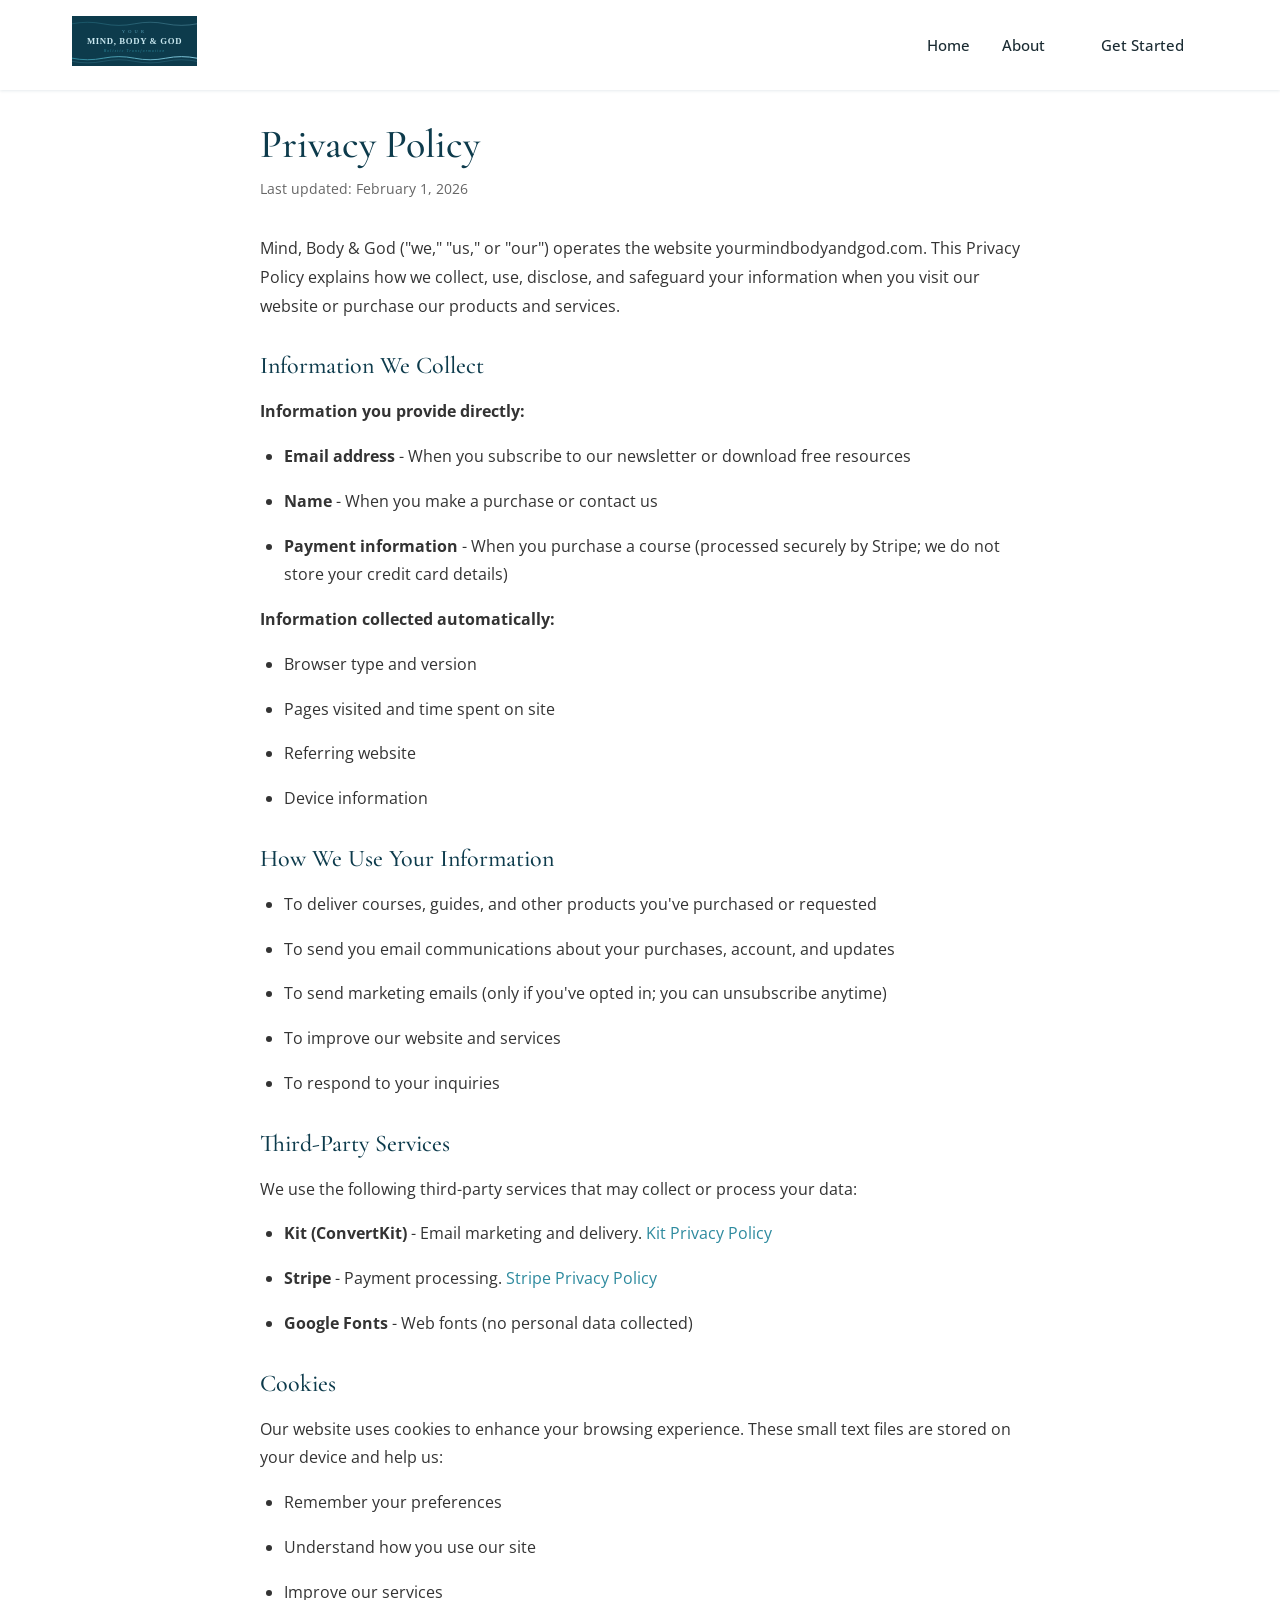
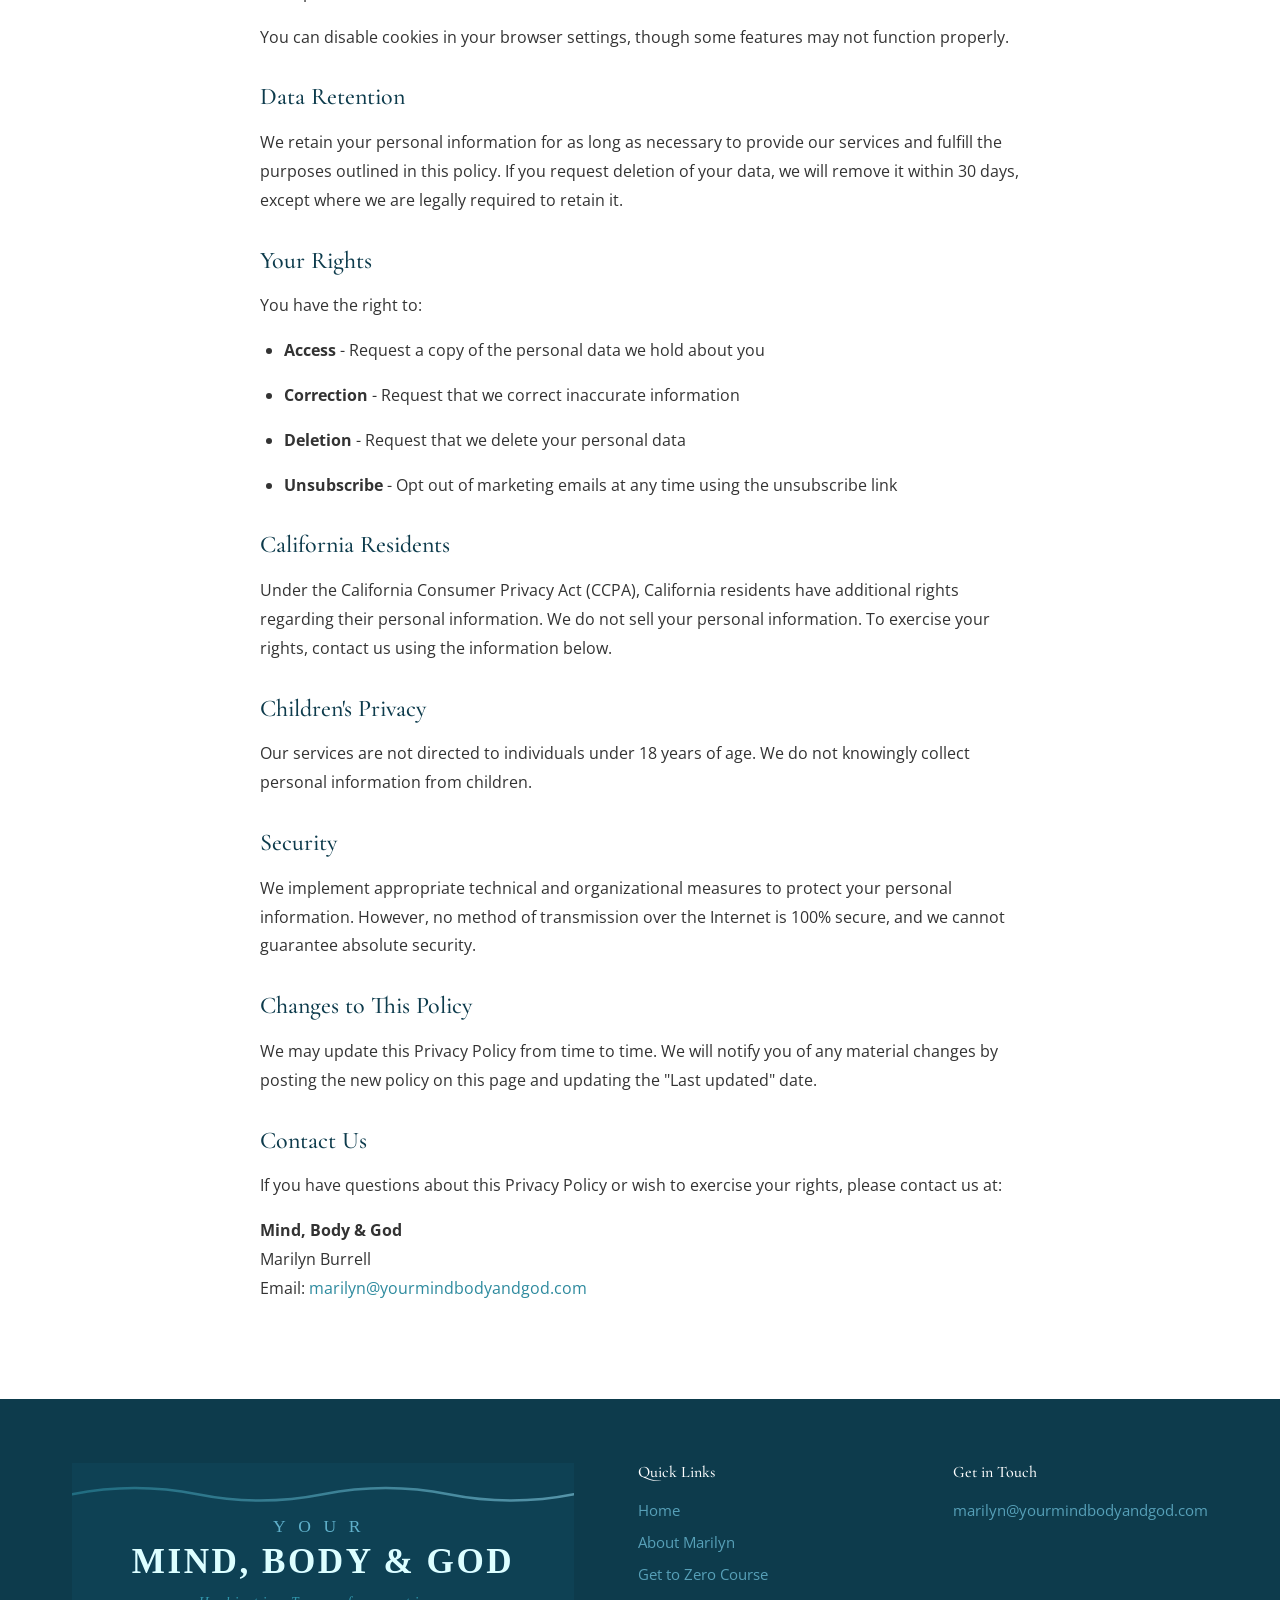
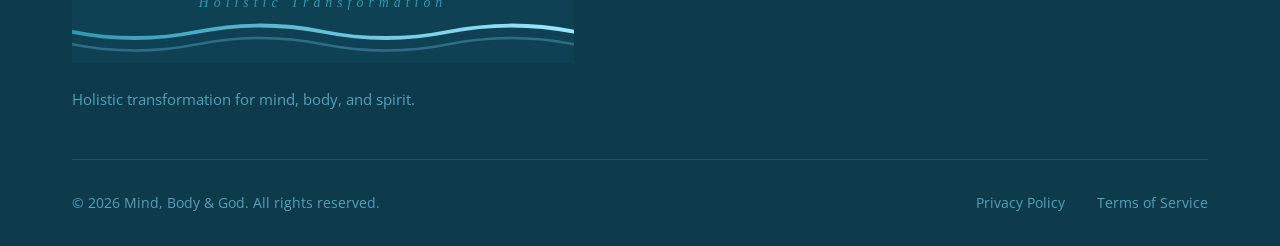
<file: privacy.html>
<!DOCTYPE html>
<html lang="en">
<head>
    <meta charset="UTF-8">
    <meta name="viewport" content="width=device-width, initial-scale=1.0">
    <title>Privacy Policy | Mind, Body & God</title>
    <meta name="description" content="Privacy Policy for Mind, Body & God - how we collect, use, and protect your information.">
    <link rel="stylesheet" href="styles.css">
    <link rel="preconnect" href="https://fonts.googleapis.com">
    <link rel="preconnect" href="https://fonts.gstatic.com" crossorigin>
    <link href="https://fonts.googleapis.com/css2?family=Cormorant+Garamond:ital,wght@0,400;0,500;0,600;1,400&family=Open+Sans:wght@400;500;600&display=swap" rel="stylesheet">
    <style>
        .legal-content {
            max-width: 800px;
            margin: 0 auto;
            padding: 120px 20px 80px;
        }
        .legal-content h1 {
            font-family: 'Cormorant Garamond', serif;
            font-size: 2.5rem;
            color: var(--deep-ocean);
            margin-bottom: 0.5rem;
        }
        .legal-content .last-updated {
            color: #666;
            font-size: 0.9rem;
            margin-bottom: 2rem;
        }
        .legal-content h2 {
            font-family: 'Cormorant Garamond', serif;
            font-size: 1.5rem;
            color: var(--deep-ocean);
            margin-top: 2rem;
            margin-bottom: 1rem;
        }
        .legal-content p, .legal-content li {
            line-height: 1.8;
            color: #333;
            margin-bottom: 1rem;
        }
        .legal-content ul {
            margin-left: 1.5rem;
            margin-bottom: 1rem;
        }
        .legal-content a {
            color: var(--teal);
        }
    </style>
</head>
<body>
    <!-- Navigation -->
    <nav class="nav">
        <div class="nav-container">
            <a href="index.html" class="nav-logo">
                <img src="assets/logo.svg" alt="Mind, Body & God" height="60">
            </a>
            <div class="nav-links">
                <a href="index.html">Home</a>
                <a href="index.html#about">About</a>
                <a href="course.html" class="btn btn-nav">Get Started</a>
            </div>
            <button class="nav-toggle" aria-label="Toggle menu">
                <span></span>
                <span></span>
                <span></span>
            </button>
        </div>
    </nav>

    <div class="legal-content">
        <h1>Privacy Policy</h1>
        <p class="last-updated">Last updated: February 1, 2026</p>

        <p>Mind, Body & God ("we," "us," or "our") operates the website yourmindbodyandgod.com. This Privacy Policy explains how we collect, use, disclose, and safeguard your information when you visit our website or purchase our products and services.</p>

        <h2>Information We Collect</h2>

        <p><strong>Information you provide directly:</strong></p>
        <ul>
            <li><strong>Email address</strong> - When you subscribe to our newsletter or download free resources</li>
            <li><strong>Name</strong> - When you make a purchase or contact us</li>
            <li><strong>Payment information</strong> - When you purchase a course (processed securely by Stripe; we do not store your credit card details)</li>
        </ul>

        <p><strong>Information collected automatically:</strong></p>
        <ul>
            <li>Browser type and version</li>
            <li>Pages visited and time spent on site</li>
            <li>Referring website</li>
            <li>Device information</li>
        </ul>

        <h2>How We Use Your Information</h2>
        <ul>
            <li>To deliver courses, guides, and other products you've purchased or requested</li>
            <li>To send you email communications about your purchases, account, and updates</li>
            <li>To send marketing emails (only if you've opted in; you can unsubscribe anytime)</li>
            <li>To improve our website and services</li>
            <li>To respond to your inquiries</li>
        </ul>

        <h2>Third-Party Services</h2>
        <p>We use the following third-party services that may collect or process your data:</p>
        <ul>
            <li><strong>Kit (ConvertKit)</strong> - Email marketing and delivery. <a href="https://kit.com/privacy" target="_blank" rel="noopener">Kit Privacy Policy</a></li>
            <li><strong>Stripe</strong> - Payment processing. <a href="https://stripe.com/privacy" target="_blank" rel="noopener">Stripe Privacy Policy</a></li>
            <li><strong>Google Fonts</strong> - Web fonts (no personal data collected)</li>
        </ul>

        <h2>Cookies</h2>
        <p>Our website uses cookies to enhance your browsing experience. These small text files are stored on your device and help us:</p>
        <ul>
            <li>Remember your preferences</li>
            <li>Understand how you use our site</li>
            <li>Improve our services</li>
        </ul>
        <p>You can disable cookies in your browser settings, though some features may not function properly.</p>

        <h2>Data Retention</h2>
        <p>We retain your personal information for as long as necessary to provide our services and fulfill the purposes outlined in this policy. If you request deletion of your data, we will remove it within 30 days, except where we are legally required to retain it.</p>

        <h2>Your Rights</h2>
        <p>You have the right to:</p>
        <ul>
            <li><strong>Access</strong> - Request a copy of the personal data we hold about you</li>
            <li><strong>Correction</strong> - Request that we correct inaccurate information</li>
            <li><strong>Deletion</strong> - Request that we delete your personal data</li>
            <li><strong>Unsubscribe</strong> - Opt out of marketing emails at any time using the unsubscribe link</li>
        </ul>

        <h2>California Residents</h2>
        <p>Under the California Consumer Privacy Act (CCPA), California residents have additional rights regarding their personal information. We do not sell your personal information. To exercise your rights, contact us using the information below.</p>

        <h2>Children's Privacy</h2>
        <p>Our services are not directed to individuals under 18 years of age. We do not knowingly collect personal information from children.</p>

        <h2>Security</h2>
        <p>We implement appropriate technical and organizational measures to protect your personal information. However, no method of transmission over the Internet is 100% secure, and we cannot guarantee absolute security.</p>

        <h2>Changes to This Policy</h2>
        <p>We may update this Privacy Policy from time to time. We will notify you of any material changes by posting the new policy on this page and updating the "Last updated" date.</p>

        <h2>Contact Us</h2>
        <p>If you have questions about this Privacy Policy or wish to exercise your rights, please contact us at:</p>
        <p>
            <strong>Mind, Body & God</strong><br>
            Marilyn Burrell<br>
            Email: <a href="mailto:marilyn@yourmindbodyandgod.com">marilyn@yourmindbodyandgod.com</a>
        </p>
    </div>

    <!-- Footer -->
    <footer class="footer">
        <div class="container">
            <div class="footer-grid">
                <div class="footer-brand">
                    <img src="assets/logo.svg" alt="Mind, Body & God" height="50">
                    <p>Holistic transformation for mind, body, and spirit.</p>
                </div>
                <div class="footer-links">
                    <h4>Quick Links</h4>
                    <a href="index.html">Home</a>
                    <a href="index.html#about">About Marilyn</a>
                    <a href="course.html">Get to Zero Course</a>
                </div>
                <div class="footer-contact">
                    <h4>Get in Touch</h4>
                    <a href="mailto:marilyn@yourmindbodyandgod.com">marilyn@yourmindbodyandgod.com</a>
                </div>
            </div>
            <div class="footer-bottom">
                <p>&copy; 2026 Mind, Body & God. All rights reserved.</p>
                <div class="footer-legal">
                    <a href="privacy.html">Privacy Policy</a>
                    <a href="terms.html">Terms of Service</a>
                </div>
            </div>
        </div>
    </footer>

    <script src="script.js"></script>
</body>
</html>
</file>
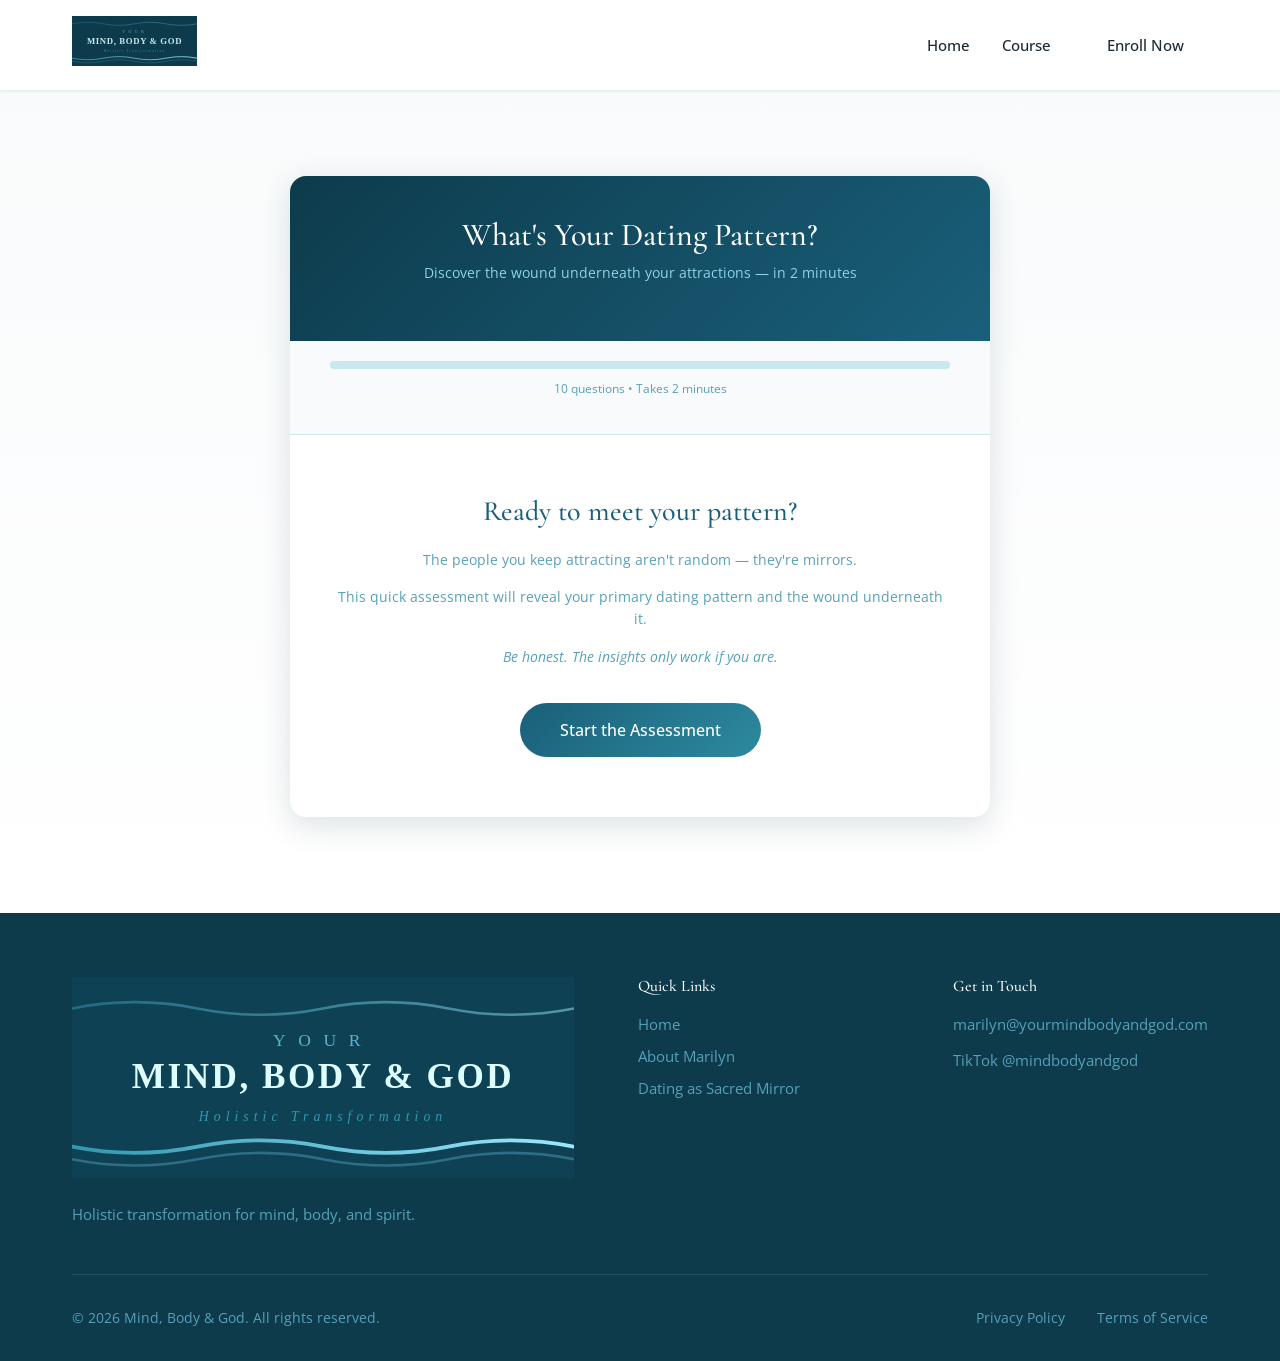
<file: quiz.html>
<!DOCTYPE html>
<html lang="en">
<head>
    <meta charset="UTF-8">
    <meta name="viewport" content="width=device-width, initial-scale=1.0">
    <title>What's Your Dating Pattern? | Mind, Body & God</title>
    <meta name="description" content="Discover the wound underneath your attractions in 2 minutes. Take the free dating pattern quiz from Marilyn Burrell.">
    <link rel="stylesheet" href="styles.css">
    <link rel="preconnect" href="https://fonts.googleapis.com">
    <link rel="preconnect" href="https://fonts.gstatic.com" crossorigin>
    <link href="https://fonts.googleapis.com/css2?family=Cormorant+Garamond:ital,wght@0,400;0,500;0,600;1,400&family=Open+Sans:wght@400;500;600&display=swap" rel="stylesheet">
    <style>
        .quiz-page {
            padding: calc(var(--spacing-xl) + 80px) 0 var(--spacing-xl);
            min-height: 100vh;
            background: linear-gradient(180deg, var(--off-white) 0%, var(--white) 100%);
        }

        .quiz-container {
            max-width: 700px;
            margin: 0 auto;
            background: var(--white);
            border-radius: var(--radius-lg);
            box-shadow: var(--shadow-lg);
            overflow: hidden;
        }

        .quiz-header {
            background: linear-gradient(135deg, var(--deep-ocean), var(--ocean-blue));
            color: var(--white);
            padding: 2.5rem;
            text-align: center;
        }

        .quiz-header h1 {
            font-family: var(--font-heading);
            font-size: 2rem;
            color: var(--white);
            margin-bottom: 0.5rem;
        }

        .quiz-header p {
            color: var(--seafoam);
            font-size: 0.875rem;
        }

        .progress-container {
            padding: 1.25rem 2.5rem;
            background: var(--off-white);
            border-bottom: 1px solid var(--mist);
        }

        .progress-bar {
            height: 8px;
            background: var(--mist);
            border-radius: 4px;
            overflow: hidden;
        }

        .progress-fill {
            height: 100%;
            background: linear-gradient(90deg, var(--teal), var(--seafoam));
            border-radius: 4px;
            transition: width 0.3s ease;
            width: 0%;
        }

        .progress-text {
            text-align: center;
            margin-top: 0.625rem;
            font-size: 0.75rem;
            color: var(--sky-water);
        }

        .quiz-content {
            padding: 2.5rem;
        }

        .question-section {
            display: none;
        }

        .question-section.active {
            display: block;
            animation: fadeIn 0.3s ease;
        }

        @keyframes fadeIn {
            from { opacity: 0; transform: translateY(10px); }
            to { opacity: 1; transform: translateY(0); }
        }

        .question-number {
            font-family: var(--font-heading);
            font-size: 3rem;
            font-weight: 300;
            color: var(--mist);
            margin-bottom: -0.5rem;
        }

        .question-text {
            font-family: var(--font-heading);
            font-size: 1.5rem;
            color: var(--ocean-blue);
            margin-bottom: 1.875rem;
            line-height: 1.4;
        }

        .answer-options {
            display: flex;
            flex-direction: column;
            gap: 0.75rem;
        }

        .answer-option {
            display: flex;
            align-items: center;
            padding: 1rem 1.25rem;
            background: var(--off-white);
            border: 2px solid transparent;
            border-radius: var(--radius-md);
            cursor: pointer;
            transition: all 0.2s ease;
        }

        .answer-option:hover {
            background: var(--mist);
            border-color: var(--seafoam);
        }

        .answer-option.selected {
            background: linear-gradient(135deg, var(--mist), var(--seafoam));
            border-color: var(--teal);
        }

        .answer-option input { display: none; }

        .answer-circle {
            width: 24px;
            height: 24px;
            border: 2px solid var(--seafoam);
            border-radius: 50%;
            margin-right: 1rem;
            display: flex;
            align-items: center;
            justify-content: center;
            flex-shrink: 0;
            transition: all 0.2s ease;
        }

        .answer-option.selected .answer-circle {
            background: var(--teal);
            border-color: var(--teal);
        }

        .answer-circle::after {
            content: '';
            width: 8px;
            height: 8px;
            background: var(--white);
            border-radius: 50%;
            opacity: 0;
            transition: opacity 0.2s ease;
        }

        .answer-option.selected .answer-circle::after { opacity: 1; }

        .answer-text {
            font-size: 0.875rem;
            color: var(--text-dark);
        }

        .quiz-nav {
            display: flex;
            justify-content: space-between;
            margin-top: 2.5rem;
            padding-top: 1.25rem;
            border-top: 1px solid var(--mist);
        }

        .quiz-btn {
            padding: 0.875rem 1.75rem;
            border-radius: 30px;
            font-size: 0.875rem;
            font-weight: 500;
            cursor: pointer;
            transition: all 0.2s ease;
            border: none;
            font-family: var(--font-body);
        }

        .quiz-btn-back {
            background: var(--mist);
            color: var(--ocean-blue);
        }

        .quiz-btn-back:hover { background: var(--seafoam); }

        .quiz-btn-next {
            background: linear-gradient(135deg, var(--ocean-blue), var(--teal));
            color: var(--white);
        }

        .quiz-btn-next:hover {
            transform: translateY(-2px);
            box-shadow: 0 4px 15px rgba(45, 138, 158, 0.3);
        }

        .quiz-btn:disabled {
            opacity: 0.5;
            cursor: not-allowed;
            transform: none !important;
        }

        /* Results */
        .results-section {
            display: none;
            text-align: center;
        }

        .results-section.active {
            display: block;
            animation: fadeIn 0.5s ease;
        }

        .result-pattern {
            background: linear-gradient(135deg, var(--deep-ocean), var(--ocean-blue));
            color: var(--white);
            padding: 2.5rem;
            border-radius: var(--radius-lg);
            margin-bottom: 1.875rem;
        }

        .result-label {
            font-size: 0.75rem;
            letter-spacing: 3px;
            text-transform: uppercase;
            color: var(--seafoam);
            margin-bottom: 0.625rem;
        }

        .result-title {
            font-family: var(--font-heading);
            font-size: 2.25rem;
            font-weight: 400;
            color: var(--white);
            margin-bottom: 0.625rem;
        }

        .result-wound {
            color: var(--mist);
            font-style: italic;
        }

        .result-description {
            text-align: left;
            padding: 1.875rem;
            background: var(--off-white);
            border-radius: var(--radius-md);
            margin-bottom: 1.875rem;
        }

        .result-description h3 {
            font-family: var(--font-heading);
            font-size: 1.375rem;
            color: var(--ocean-blue);
            margin-bottom: 0.9375rem;
        }

        .result-description p {
            margin-bottom: 0.9375rem;
            font-size: 0.875rem;
        }

        .result-description ul {
            margin: 0.9375rem 0 0.9375rem 1.25rem;
        }

        .result-description li {
            margin-bottom: 0.5rem;
            font-size: 0.875rem;
        }

        .scores-breakdown {
            text-align: left;
            margin-top: 1.875rem;
            padding: 1.25rem;
            background: var(--white);
            border-radius: var(--radius-md);
            border: 1px solid var(--mist);
        }

        .scores-breakdown h4 {
            font-size: 0.75rem;
            letter-spacing: 2px;
            text-transform: uppercase;
            color: var(--sky-water);
            margin-bottom: 0.9375rem;
        }

        .score-bar {
            display: flex;
            align-items: center;
            margin-bottom: 0.75rem;
        }

        .score-label {
            width: 140px;
            font-size: 0.75rem;
            color: var(--ocean-blue);
        }

        .score-track {
            flex: 1;
            height: 8px;
            background: var(--mist);
            border-radius: 4px;
            overflow: hidden;
        }

        .score-fill {
            height: 100%;
            background: linear-gradient(90deg, var(--teal), var(--seafoam));
            border-radius: 4px;
            transition: width 0.5s ease;
        }

        .score-value {
            width: 40px;
            text-align: right;
            font-size: 0.75rem;
            color: var(--sky-water);
        }

        .cta-section {
            background: linear-gradient(135deg, var(--mist), var(--off-white));
            padding: 1.875rem;
            border-radius: var(--radius-md);
            margin-top: 1.875rem;
        }

        .cta-section h3 {
            font-family: var(--font-heading);
            font-size: 1.5rem;
            color: var(--ocean-blue);
            margin-bottom: 0.5rem;
        }

        .cta-section p {
            font-size: 0.875rem;
            margin-bottom: 1.25rem;
            color: var(--sky-water);
        }

        .cta-buttons {
            display: flex;
            flex-direction: column;
            gap: 0.75rem;
            align-items: center;
        }

        /* Start Screen */
        .start-section {
            text-align: center;
            padding: 1.25rem 0;
        }

        .start-section h2 {
            font-family: var(--font-heading);
            font-size: 1.75rem;
            color: var(--ocean-blue);
            margin-bottom: 1.25rem;
        }

        .start-section p {
            font-size: 0.875rem;
            margin-bottom: 0.9375rem;
            color: var(--sky-water);
        }

        .start-section .quiz-btn-next {
            margin-top: 1.25rem;
            padding: 1rem 2.5rem;
            font-size: 1rem;
        }

        @media (max-width: 600px) {
            .quiz-header, .quiz-content {
                padding: 1.875rem 1.5rem;
            }
            .question-text { font-size: 1.25rem; }
            .result-title { font-size: 1.75rem; }
        }
    </style>
</head>
<body>
    <!-- Navigation -->
    <nav class="nav">
        <div class="nav-container">
            <a href="index.html" class="nav-logo">
                <img src="assets/logo.svg" alt="Mind, Body & God" height="60">
            </a>
            <div class="nav-links">
                <a href="index.html">Home</a>
                <a href="course.html">Course</a>
                <a href="course.html#pricing" class="btn btn-nav">Enroll Now</a>
            </div>
            <button class="nav-toggle" aria-label="Toggle menu">
                <span></span>
                <span></span>
                <span></span>
            </button>
        </div>
    </nav>

    <section class="quiz-page">
        <div class="container">
            <div class="quiz-container">
                <div class="quiz-header">
                    <h1>What's Your Dating Pattern?</h1>
                    <p>Discover the wound underneath your attractions — in 2 minutes</p>
                </div>

                <div class="progress-container">
                    <div class="progress-bar">
                        <div class="progress-fill" id="progressFill"></div>
                    </div>
                    <p class="progress-text" id="progressText">10 questions &bull; Takes 2 minutes</p>
                </div>

                <div class="quiz-content">
                    <div class="question-section start-section active" id="startSection">
                        <h2>Ready to meet your pattern?</h2>
                        <p>The people you keep attracting aren't random — they're mirrors.</p>
                        <p>This quick assessment will reveal your primary dating pattern and the wound underneath it.</p>
                        <p><em>Be honest. The insights only work if you are.</em></p>
                        <button class="quiz-btn quiz-btn-next" onclick="startQuiz()">Start the Assessment</button>
                    </div>

                    <div id="questionsContainer"></div>

                    <div class="results-section" id="resultsSection">
                        <div class="result-pattern" id="resultPattern">
                            <p class="result-label">Your Primary Pattern</p>
                            <h2 class="result-title" id="resultTitle"></h2>
                            <p class="result-wound" id="resultWound"></p>
                        </div>

                        <div class="result-description" id="resultDescription"></div>

                        <div class="scores-breakdown">
                            <h4>Your Full Pattern Breakdown</h4>
                            <div id="scoresBreakdown"></div>
                        </div>

                        <div class="cta-section">
                            <h3>Want to Go Deeper?</h3>
                            <p>Get the complete PDF guide with healing paths for all 5 patterns — or dive into the full course.</p>
                            <div class="cta-buttons">
                                <a href="assets/5-Dating-Patterns.pdf" class="btn btn-primary btn-large" download>Download the Free Guide (PDF)</a>
                                <a href="course.html" class="btn btn-secondary">Explore Dating as Sacred Mirror</a>
                            </div>
                        </div>
                    </div>
                </div>
            </div>
        </div>
    </section>

    <!-- Footer -->
    <footer class="footer">
        <div class="container">
            <div class="footer-grid">
                <div class="footer-brand">
                    <img src="assets/logo.svg" alt="Mind, Body & God" height="50">
                    <p>Holistic transformation for mind, body, and spirit.</p>
                </div>
                <div class="footer-links">
                    <h4>Quick Links</h4>
                    <a href="index.html">Home</a>
                    <a href="index.html#about">About Marilyn</a>
                    <a href="course.html">Dating as Sacred Mirror</a>
                </div>
                <div class="footer-contact">
                    <h4>Get in Touch</h4>
                    <a href="mailto:marilyn@yourmindbodyandgod.com">marilyn@yourmindbodyandgod.com</a>
                    <div class="footer-social" style="margin-top: 0.75rem;">
                        <a href="https://tiktok.com/@mindbodyandgod" target="_blank" rel="noopener">TikTok @mindbodyandgod</a>
                    </div>
                </div>
            </div>
            <div class="footer-bottom">
                <p>&copy; 2026 Mind, Body & God. All rights reserved.</p>
                <div class="footer-legal">
                    <a href="privacy.html">Privacy Policy</a>
                    <a href="terms.html">Terms of Service</a>
                </div>
            </div>
        </div>
    </footer>

    <script src="script.js"></script>
    <script>
    const questions = [
        {
            text: "When someone you're dating doesn't text back for a few hours, you typically...",
            options: [
                { text: "Feel relieved — space is good", pattern: "unavailable" },
                { text: "Assume they're losing interest and spiral a bit", pattern: "abandonment" },
                { text: "Check if you did something wrong", pattern: "worthiness" },
                { text: "Text again to make sure they're okay", pattern: "rescuer" },
                { text: "Remember when they WERE texting constantly", pattern: "lovebomber" }
            ]
        },
        {
            text: "You're most attracted to people who are...",
            options: [
                { text: "A little mysterious or hard to read", pattern: "unavailable" },
                { text: "Intense and all-in from the start", pattern: "lovebomber" },
                { text: "Going through something and need support", pattern: "rescuer" },
                { text: "Strong-willed with clear opinions", pattern: "worthiness" },
                { text: "Stable but... honestly kind of boring?", pattern: "abandonment" }
            ]
        },
        {
            text: "In past relationships, you've often felt...",
            options: [
                { text: "Like you were always the one putting in more effort", pattern: "unavailable" },
                { text: "Amazing at first, then confused when things changed", pattern: "lovebomber" },
                { text: "Like you were waiting for them to leave", pattern: "abandonment" },
                { text: "Needed and important — maybe too important", pattern: "rescuer" },
                { text: "Like you were constantly adjusting to keep them happy", pattern: "worthiness" }
            ]
        },
        {
            text: "When a relationship ends, your first thought is usually...",
            options: [
                { text: "\"I knew this would happen\"", pattern: "abandonment" },
                { text: "\"What did I do wrong?\"", pattern: "worthiness" },
                { text: "\"If only I'd tried harder to help them\"", pattern: "rescuer" },
                { text: "\"I should have seen the warning signs\"", pattern: "lovebomber" },
                { text: "\"They never really let me in anyway\"", pattern: "unavailable" }
            ]
        },
        {
            text: "Which statement feels most true for you?",
            options: [
                { text: "I often feel like I'm chasing people who can't fully show up", pattern: "unavailable" },
                { text: "The beginning of relationships is always the best part", pattern: "lovebomber" },
                { text: "I'm always waiting for the other shoe to drop", pattern: "abandonment" },
                { text: "I tend to date people who need a lot of support", pattern: "rescuer" },
                { text: "I often lose myself in relationships", pattern: "worthiness" }
            ]
        },
        {
            text: "When things are going well in dating, you...",
            options: [
                { text: "Feel suspicious — this can't last", pattern: "abandonment" },
                { text: "Want MORE — bring on the intensity", pattern: "lovebomber" },
                { text: "Feel a little... bored? Restless?", pattern: "unavailable" },
                { text: "Look for ways to help them even more", pattern: "rescuer" },
                { text: "Wonder if you're doing enough to keep them", pattern: "worthiness" }
            ]
        },
        {
            text: "The word that best describes your dating history is...",
            options: [
                { text: "Chasing", pattern: "unavailable" },
                { text: "Intense", pattern: "lovebomber" },
                { text: "Anxious", pattern: "abandonment" },
                { text: "Exhausting", pattern: "rescuer" },
                { text: "Disappearing", pattern: "worthiness" }
            ]
        },
        {
            text: "You've probably said (or thought) this about a partner:",
            options: [
                { text: "\"They just need time to open up\"", pattern: "unavailable" },
                { text: "\"No one has ever made me feel this way before\"", pattern: "lovebomber" },
                { text: "\"I don't know what I'd do if they left\"", pattern: "abandonment" },
                { text: "\"I see so much potential in them\"", pattern: "rescuer" },
                { text: "\"I just want to make them happy\"", pattern: "worthiness" }
            ]
        },
        {
            text: "Your friends would probably say your dating pattern is...",
            options: [
                { text: "Going for people who aren't available", pattern: "unavailable" },
                { text: "Getting swept up in whirlwind romances", pattern: "lovebomber" },
                { text: "Being too afraid of getting hurt", pattern: "abandonment" },
                { text: "Trying to fix or save people", pattern: "rescuer" },
                { text: "Giving too much and losing yourself", pattern: "worthiness" }
            ]
        },
        {
            text: "Deep down, your biggest fear in dating is...",
            options: [
                { text: "Never being truly seen or known", pattern: "unavailable" },
                { text: "That the intensity won't last", pattern: "lovebomber" },
                { text: "Being left", pattern: "abandonment" },
                { text: "Not being needed", pattern: "rescuer" },
                { text: "Not being good enough", pattern: "worthiness" }
            ]
        }
    ];

    const patterns = {
        unavailable: {
            title: "The Unavailable One",
            wound: "The Intimacy Wound",
            description: `
                <h3>What This Means</h3>
                <p>You're drawn to people who are just out of reach — emotionally distant, physically unavailable, or "complicated." The chase feels exciting, but connection stays elusive.</p>
                <h3>The Wound Underneath</h3>
                <p>Attraction to unavailable people often masks your own fear of true intimacy. If they can't fully show up, you don't have to either. The distance feels safe.</p>
                <h3>Signs This Is Your Pattern</h3>
                <ul>
                    <li>Available people seem "boring" or too easy</li>
                    <li>You work hard to earn someone's attention</li>
                    <li>"Complicated" feels more exciting than simple</li>
                    <li>You've said "they just need time to open up" multiple times</li>
                </ul>
                <h3>The Healing Question</h3>
                <p><em>In what ways am I unavailable — to others, and to myself?</em></p>
            `
        },
        lovebomber: {
            title: "The Love Bomber",
            wound: "The Validation Wound",
            description: `
                <h3>What This Means</h3>
                <p>You're drawn to intense, fast-moving connections — people who come on strong with attention, affection, and future plans. It feels like a movie... until it crashes.</p>
                <h3>The Wound Underneath</h3>
                <p>Love bombing feels good because you're starving. If you grew up with emotional neglect or inconsistent affection, the flood of attention feels like finally being fed after years of hunger.</p>
                <h3>Signs This Is Your Pattern</h3>
                <ul>
                    <li>Relationships that burn hot and fast, then crash</li>
                    <li>Being put on a pedestal (that eventually crumbles)</li>
                    <li>Confusing intensity with intimacy</li>
                    <li>The beginning is always the best part</li>
                </ul>
                <h3>The Healing Question</h3>
                <p><em>What emptiness am I hoping someone else will fill?</em></p>
            `
        },
        abandonment: {
            title: "The One Who Leaves",
            wound: "The Abandonment Wound",
            description: `
                <h3>What This Means</h3>
                <p>You're always waiting for people to leave. Even when things are going well, you're bracing for impact. And sometimes, you leave first — just to avoid being left.</p>
                <h3>The Wound Underneath</h3>
                <p>If you experienced early abandonment — real or emotional — your nervous system learned that love is temporary. Now it constantly scans for evidence that this time will be the same.</p>
                <h3>Signs This Is Your Pattern</h3>
                <ul>
                    <li>Anxiety when things are going "too well"</li>
                    <li>Hypervigilance for signs they're pulling away</li>
                    <li>Devastation from rejection that seems disproportionate</li>
                    <li>Creating distance before they can leave you</li>
                </ul>
                <h3>The Healing Question</h3>
                <p><em>Who left me first? And how do I abandon myself before others get the chance?</em></p>
            `
        },
        rescuer: {
            title: "The One Who Needs Saving",
            wound: "The Rescuer Wound",
            description: `
                <h3>What This Means</h3>
                <p>You're drawn to people in crisis, people with "potential," people who need you. Your love becomes a project — and projects are exhausting.</p>
                <h3>The Wound Underneath</h3>
                <p>The rescuer wound often comes from trying to save someone early in life. You learned that your worth comes from being useful, and love comes from being needed.</p>
                <h3>Signs This Is Your Pattern</h3>
                <ul>
                    <li>Attracted to people in transition or crisis</li>
                    <li>Seeing potential instead of reality</li>
                    <li>Giving more than you receive</li>
                    <li>Staying because "they need me"</li>
                </ul>
                <h3>The Healing Question</h3>
                <p><em>What would I have to feel if I wasn't focused on someone else's chaos?</em></p>
            `
        },
        worthiness: {
            title: "The One Who Controls",
            wound: "The Worthiness Wound",
            description: `
                <h3>What This Means</h3>
                <p>You're drawn to people with strong opinions — about what you wear, who you see, how you live. At first it feels like being chosen. Slowly, you start to disappear.</p>
                <h3>The Wound Underneath</h3>
                <p>Control feels comfortable when you don't trust yourself. When somewhere deep down, you believe your judgment is flawed and someone else always knows better.</p>
                <h3>Signs This Is Your Pattern</h3>
                <ul>
                    <li>Partners who make decisions for both of you</li>
                    <li>Walking on eggshells to avoid disappointment</li>
                    <li>Changing yourself to fit their expectations</li>
                    <li>Confusing control with care</li>
                </ul>
                <h3>The Healing Question</h3>
                <p><em>When did I stop trusting myself? What parts of me did I abandon to be loved?</em></p>
            `
        }
    };

    let currentQuestion = -1;
    let scores = { unavailable: 0, lovebomber: 0, abandonment: 0, rescuer: 0, worthiness: 0 };

    function startQuiz() {
        document.getElementById('startSection').classList.remove('active');
        currentQuestion = 0;
        renderQuestion();
    }

    function renderQuestion() {
        const container = document.getElementById('questionsContainer');
        const question = questions[currentQuestion];
        const shuffledOptions = [...question.options].sort(() => Math.random() - 0.5);

        container.innerHTML = `
            <div class="question-section active" id="question${currentQuestion}">
                <p class="question-number">${String(currentQuestion + 1).padStart(2, '0')}</p>
                <p class="question-text">${question.text}</p>
                <div class="answer-options">
                    ${shuffledOptions.map((opt) => `
                        <label class="answer-option" onclick="selectAnswer('${opt.pattern}', this)">
                            <input type="radio" name="q${currentQuestion}" value="${opt.pattern}">
                            <span class="answer-circle"></span>
                            <span class="answer-text">${opt.text}</span>
                        </label>
                    `).join('')}
                </div>
                <div class="quiz-nav">
                    <button class="quiz-btn quiz-btn-back" onclick="prevQuestion()" ${currentQuestion === 0 ? 'style="visibility:hidden"' : ''}>Back</button>
                    <button class="quiz-btn quiz-btn-next" id="nextBtn" onclick="nextQuestion()" disabled>Next</button>
                </div>
            </div>
        `;
        updateProgress();
    }

    function selectAnswer(pattern, element) {
        element.parentNode.querySelectorAll('.answer-option').forEach(opt => opt.classList.remove('selected'));
        element.classList.add('selected');
        element.querySelector('input').checked = true;
        document.getElementById('nextBtn').disabled = false;
    }

    function nextQuestion() {
        const selected = document.querySelector(`input[name="q${currentQuestion}"]:checked`);
        if (selected) scores[selected.value]++;
        if (currentQuestion < questions.length - 1) {
            currentQuestion++;
            renderQuestion();
        } else {
            showResults();
        }
    }

    function prevQuestion() {
        if (currentQuestion > 0) {
            const selected = document.querySelector(`input[name="q${currentQuestion}"]:checked`);
            if (selected) scores[selected.value]--;
            currentQuestion--;
            renderQuestion();
        }
    }

    function updateProgress() {
        const progress = ((currentQuestion + 1) / questions.length) * 100;
        document.getElementById('progressFill').style.width = `${progress}%`;
        document.getElementById('progressText').textContent = `Question ${currentQuestion + 1} of ${questions.length}`;
    }

    function showResults() {
        document.getElementById('questionsContainer').innerHTML = '';
        document.getElementById('resultsSection').classList.add('active');
        document.getElementById('progressFill').style.width = '100%';
        document.getElementById('progressText').textContent = 'Assessment Complete';

        const maxScore = Math.max(...Object.values(scores));
        const primaryPattern = Object.keys(scores).find(key => scores[key] === maxScore);
        const pattern = patterns[primaryPattern];

        document.getElementById('resultTitle').textContent = pattern.title;
        document.getElementById('resultWound').textContent = pattern.wound;
        document.getElementById('resultDescription').innerHTML = pattern.description;

        const maxPossible = questions.length;
        const breakdown = document.getElementById('scoresBreakdown');
        const patternOrder = ['unavailable', 'lovebomber', 'abandonment', 'rescuer', 'worthiness'];
        const patternNames = {
            unavailable: 'Unavailable One',
            lovebomber: 'Love Bomber',
            abandonment: 'One Who Leaves',
            rescuer: 'Rescuer',
            worthiness: 'Controller'
        };

        breakdown.innerHTML = patternOrder.map(p => `
            <div class="score-bar">
                <span class="score-label">${patternNames[p]}</span>
                <div class="score-track">
                    <div class="score-fill" style="width: ${(scores[p] / maxPossible) * 100}%"></div>
                </div>
                <span class="score-value">${scores[p]}/${maxPossible}</span>
            </div>
        `).join('');
    }
    </script>
</body>
</html>
</file>
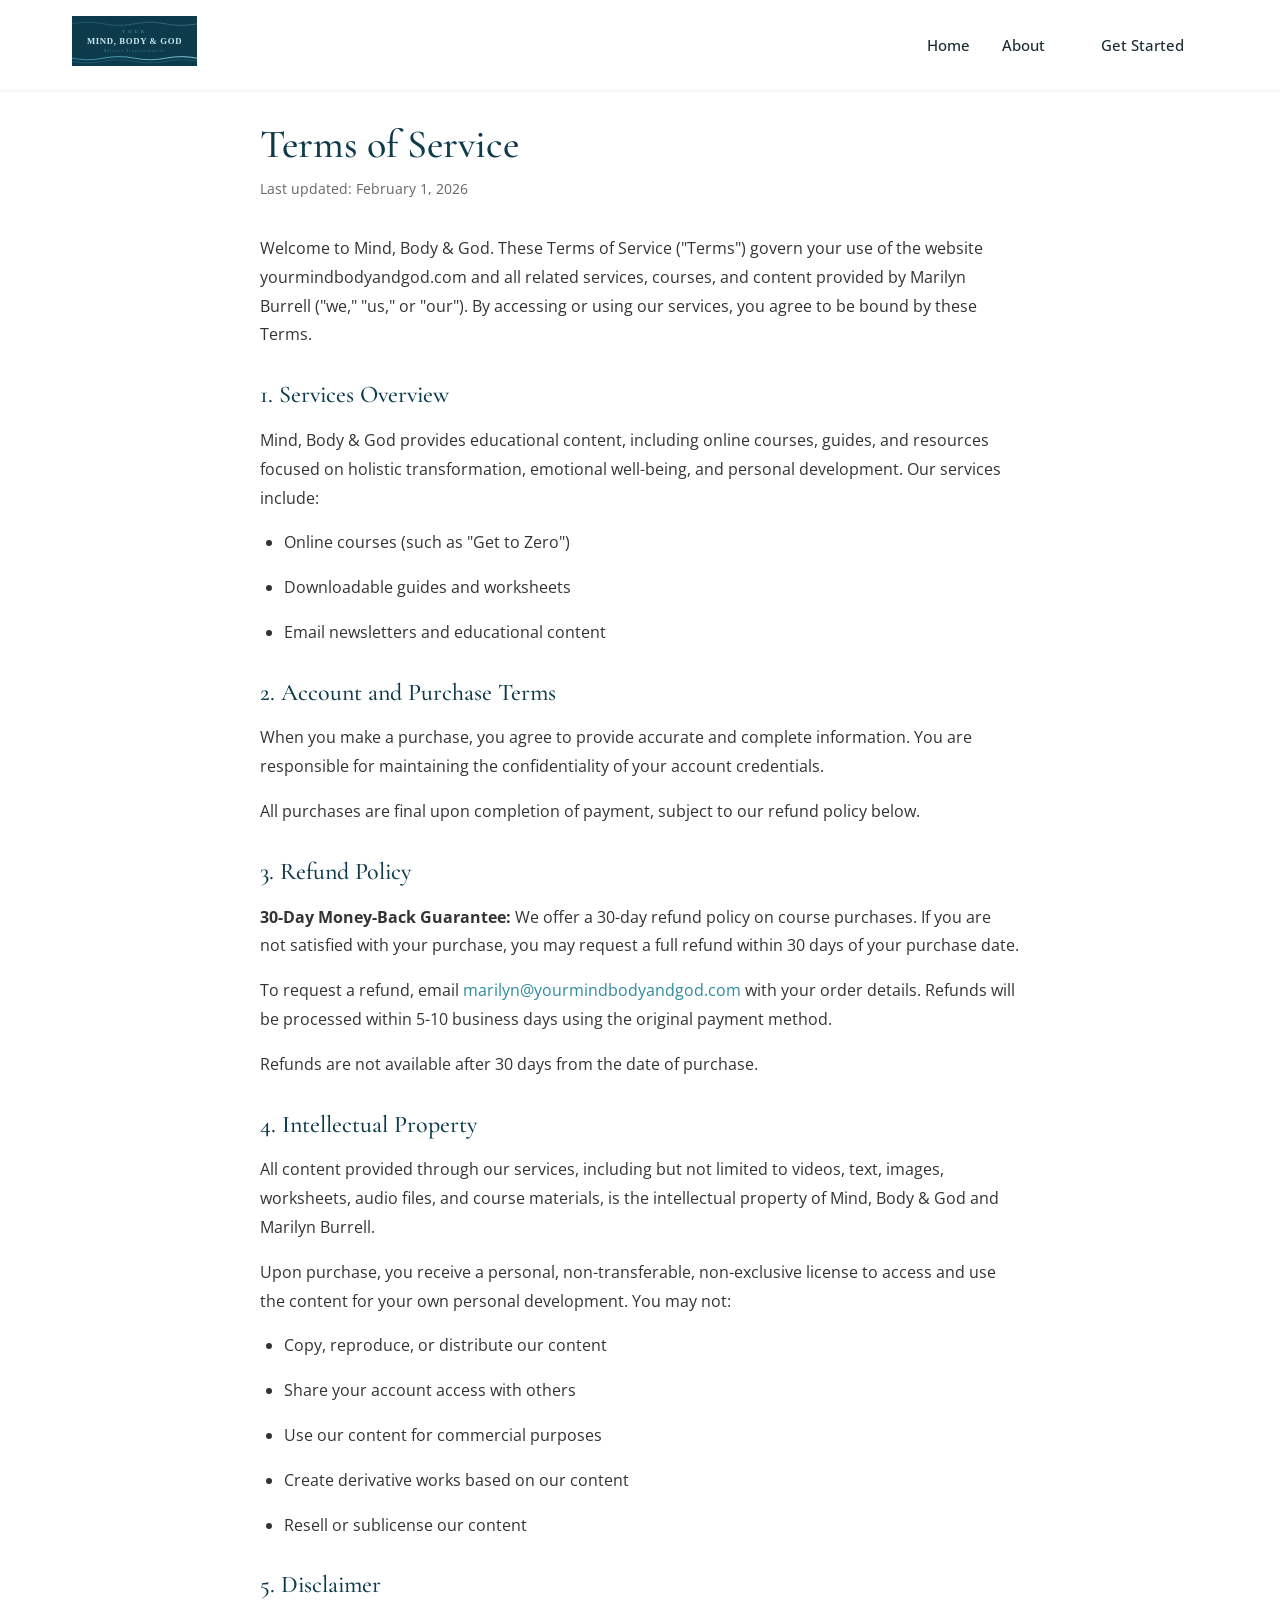
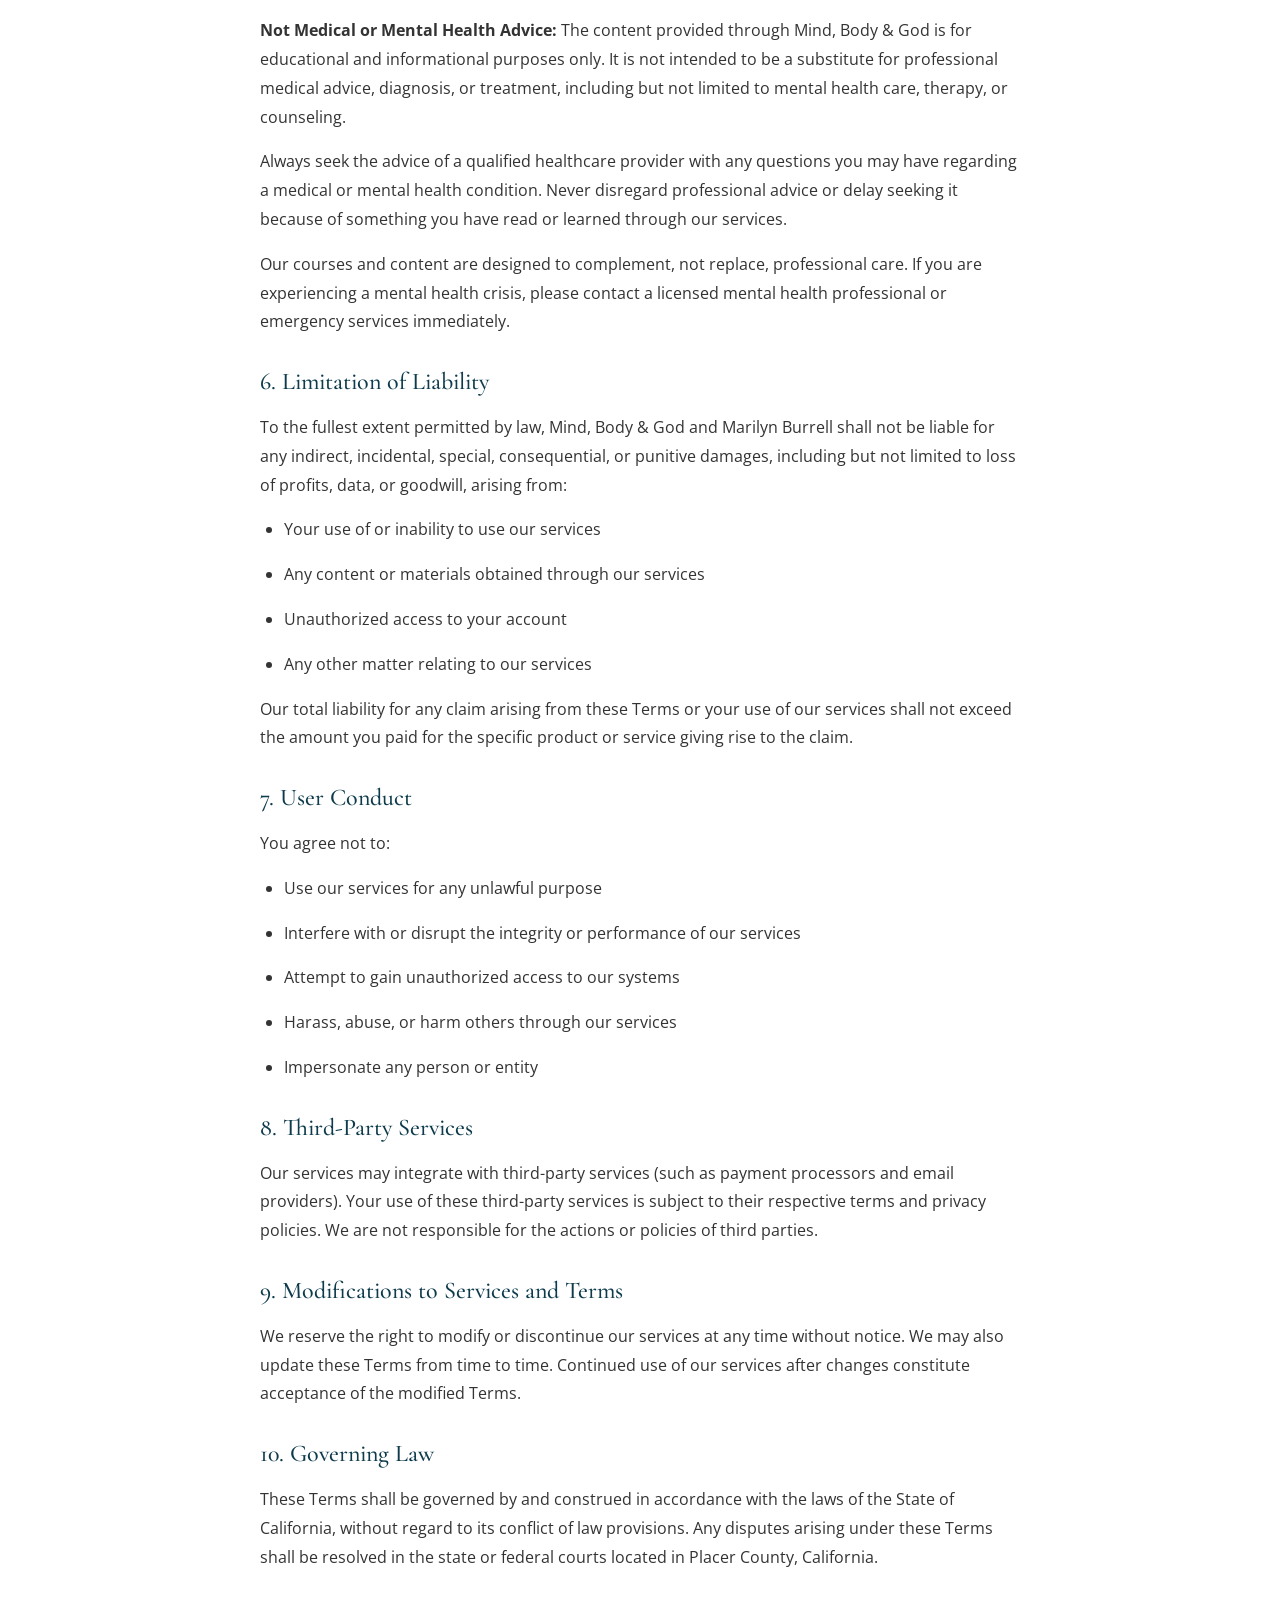
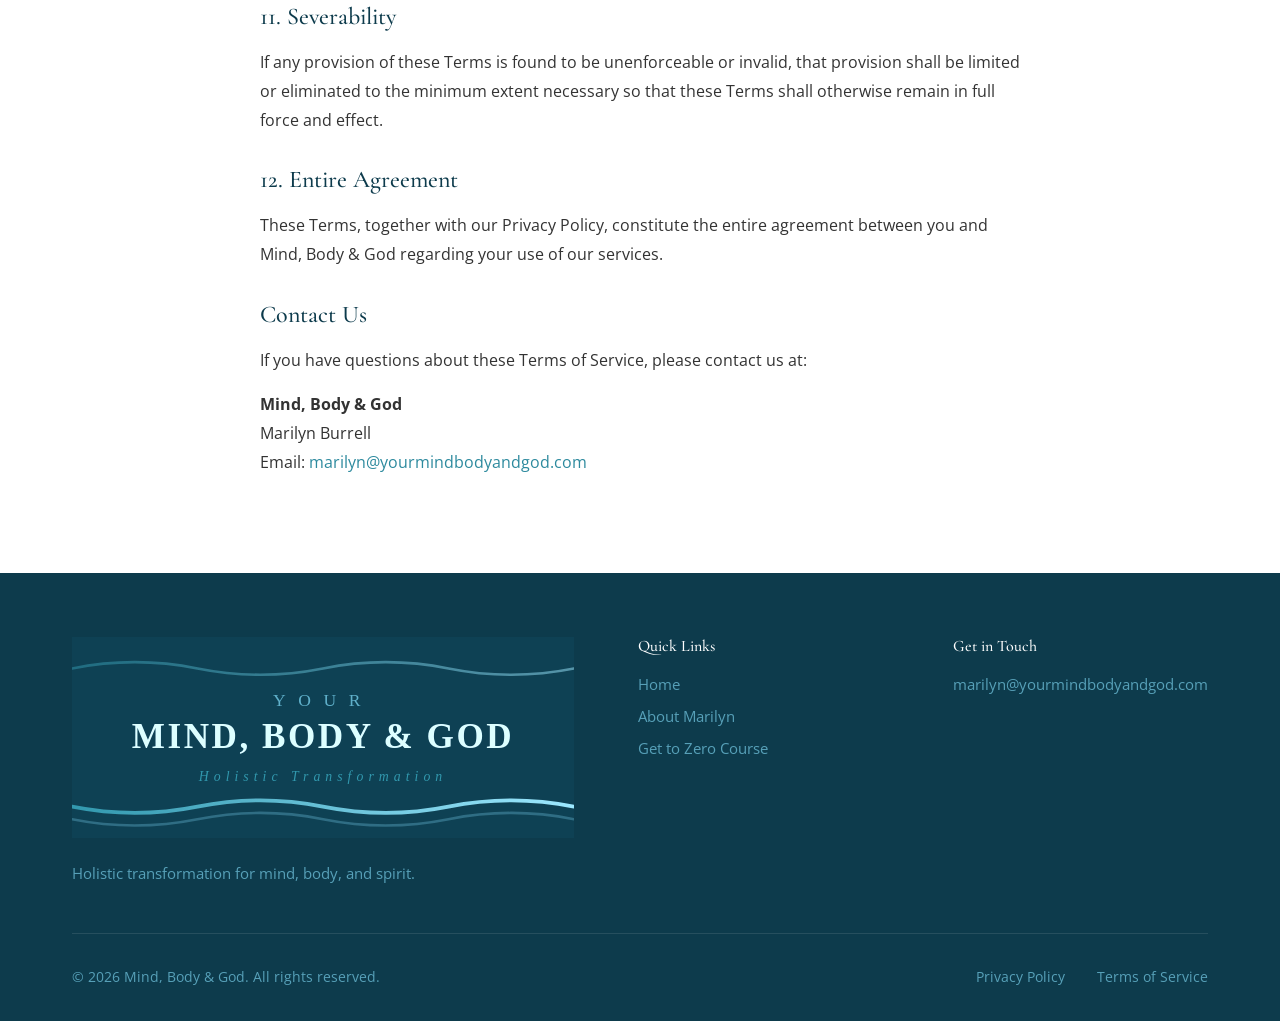
<file: terms.html>
<!DOCTYPE html>
<html lang="en">
<head>
    <meta charset="UTF-8">
    <meta name="viewport" content="width=device-width, initial-scale=1.0">
    <title>Terms of Service | Mind, Body & God</title>
    <meta name="description" content="Terms of Service for Mind, Body & God - terms and conditions for using our website and services.">
    <link rel="stylesheet" href="styles.css">
    <link rel="preconnect" href="https://fonts.googleapis.com">
    <link rel="preconnect" href="https://fonts.gstatic.com" crossorigin>
    <link href="https://fonts.googleapis.com/css2?family=Cormorant+Garamond:ital,wght@0,400;0,500;0,600;1,400&family=Open+Sans:wght@400;500;600&display=swap" rel="stylesheet">
    <style>
        .legal-content {
            max-width: 800px;
            margin: 0 auto;
            padding: 120px 20px 80px;
        }
        .legal-content h1 {
            font-family: 'Cormorant Garamond', serif;
            font-size: 2.5rem;
            color: var(--deep-ocean);
            margin-bottom: 0.5rem;
        }
        .legal-content .last-updated {
            color: #666;
            font-size: 0.9rem;
            margin-bottom: 2rem;
        }
        .legal-content h2 {
            font-family: 'Cormorant Garamond', serif;
            font-size: 1.5rem;
            color: var(--deep-ocean);
            margin-top: 2rem;
            margin-bottom: 1rem;
        }
        .legal-content p, .legal-content li {
            line-height: 1.8;
            color: #333;
            margin-bottom: 1rem;
        }
        .legal-content ul {
            margin-left: 1.5rem;
            margin-bottom: 1rem;
        }
        .legal-content a {
            color: var(--teal);
        }
    </style>
</head>
<body>
    <!-- Navigation -->
    <nav class="nav">
        <div class="nav-container">
            <a href="index.html" class="nav-logo">
                <img src="assets/logo.svg" alt="Mind, Body & God" height="60">
            </a>
            <div class="nav-links">
                <a href="index.html">Home</a>
                <a href="index.html#about">About</a>
                <a href="course.html" class="btn btn-nav">Get Started</a>
            </div>
            <button class="nav-toggle" aria-label="Toggle menu">
                <span></span>
                <span></span>
                <span></span>
            </button>
        </div>
    </nav>

    <div class="legal-content">
        <h1>Terms of Service</h1>
        <p class="last-updated">Last updated: February 1, 2026</p>

        <p>Welcome to Mind, Body & God. These Terms of Service ("Terms") govern your use of the website yourmindbodyandgod.com and all related services, courses, and content provided by Marilyn Burrell ("we," "us," or "our"). By accessing or using our services, you agree to be bound by these Terms.</p>

        <h2>1. Services Overview</h2>
        <p>Mind, Body & God provides educational content, including online courses, guides, and resources focused on holistic transformation, emotional well-being, and personal development. Our services include:</p>
        <ul>
            <li>Online courses (such as "Get to Zero")</li>
            <li>Downloadable guides and worksheets</li>
            <li>Email newsletters and educational content</li>
        </ul>

        <h2>2. Account and Purchase Terms</h2>
        <p>When you make a purchase, you agree to provide accurate and complete information. You are responsible for maintaining the confidentiality of your account credentials.</p>
        <p>All purchases are final upon completion of payment, subject to our refund policy below.</p>

        <h2>3. Refund Policy</h2>
        <p><strong>30-Day Money-Back Guarantee:</strong> We offer a 30-day refund policy on course purchases. If you are not satisfied with your purchase, you may request a full refund within 30 days of your purchase date.</p>
        <p>To request a refund, email <a href="mailto:marilyn@yourmindbodyandgod.com">marilyn@yourmindbodyandgod.com</a> with your order details. Refunds will be processed within 5-10 business days using the original payment method.</p>
        <p>Refunds are not available after 30 days from the date of purchase.</p>

        <h2>4. Intellectual Property</h2>
        <p>All content provided through our services, including but not limited to videos, text, images, worksheets, audio files, and course materials, is the intellectual property of Mind, Body & God and Marilyn Burrell.</p>
        <p>Upon purchase, you receive a personal, non-transferable, non-exclusive license to access and use the content for your own personal development. You may not:</p>
        <ul>
            <li>Copy, reproduce, or distribute our content</li>
            <li>Share your account access with others</li>
            <li>Use our content for commercial purposes</li>
            <li>Create derivative works based on our content</li>
            <li>Resell or sublicense our content</li>
        </ul>

        <h2>5. Disclaimer</h2>
        <p><strong>Not Medical or Mental Health Advice:</strong> The content provided through Mind, Body & God is for educational and informational purposes only. It is not intended to be a substitute for professional medical advice, diagnosis, or treatment, including but not limited to mental health care, therapy, or counseling.</p>
        <p>Always seek the advice of a qualified healthcare provider with any questions you may have regarding a medical or mental health condition. Never disregard professional advice or delay seeking it because of something you have read or learned through our services.</p>
        <p>Our courses and content are designed to complement, not replace, professional care. If you are experiencing a mental health crisis, please contact a licensed mental health professional or emergency services immediately.</p>

        <h2>6. Limitation of Liability</h2>
        <p>To the fullest extent permitted by law, Mind, Body & God and Marilyn Burrell shall not be liable for any indirect, incidental, special, consequential, or punitive damages, including but not limited to loss of profits, data, or goodwill, arising from:</p>
        <ul>
            <li>Your use of or inability to use our services</li>
            <li>Any content or materials obtained through our services</li>
            <li>Unauthorized access to your account</li>
            <li>Any other matter relating to our services</li>
        </ul>
        <p>Our total liability for any claim arising from these Terms or your use of our services shall not exceed the amount you paid for the specific product or service giving rise to the claim.</p>

        <h2>7. User Conduct</h2>
        <p>You agree not to:</p>
        <ul>
            <li>Use our services for any unlawful purpose</li>
            <li>Interfere with or disrupt the integrity or performance of our services</li>
            <li>Attempt to gain unauthorized access to our systems</li>
            <li>Harass, abuse, or harm others through our services</li>
            <li>Impersonate any person or entity</li>
        </ul>

        <h2>8. Third-Party Services</h2>
        <p>Our services may integrate with third-party services (such as payment processors and email providers). Your use of these third-party services is subject to their respective terms and privacy policies. We are not responsible for the actions or policies of third parties.</p>

        <h2>9. Modifications to Services and Terms</h2>
        <p>We reserve the right to modify or discontinue our services at any time without notice. We may also update these Terms from time to time. Continued use of our services after changes constitute acceptance of the modified Terms.</p>

        <h2>10. Governing Law</h2>
        <p>These Terms shall be governed by and construed in accordance with the laws of the State of California, without regard to its conflict of law provisions. Any disputes arising under these Terms shall be resolved in the state or federal courts located in Placer County, California.</p>

        <h2>11. Severability</h2>
        <p>If any provision of these Terms is found to be unenforceable or invalid, that provision shall be limited or eliminated to the minimum extent necessary so that these Terms shall otherwise remain in full force and effect.</p>

        <h2>12. Entire Agreement</h2>
        <p>These Terms, together with our Privacy Policy, constitute the entire agreement between you and Mind, Body & God regarding your use of our services.</p>

        <h2>Contact Us</h2>
        <p>If you have questions about these Terms of Service, please contact us at:</p>
        <p>
            <strong>Mind, Body & God</strong><br>
            Marilyn Burrell<br>
            Email: <a href="mailto:marilyn@yourmindbodyandgod.com">marilyn@yourmindbodyandgod.com</a>
        </p>
    </div>

    <!-- Footer -->
    <footer class="footer">
        <div class="container">
            <div class="footer-grid">
                <div class="footer-brand">
                    <img src="assets/logo.svg" alt="Mind, Body & God" height="50">
                    <p>Holistic transformation for mind, body, and spirit.</p>
                </div>
                <div class="footer-links">
                    <h4>Quick Links</h4>
                    <a href="index.html">Home</a>
                    <a href="index.html#about">About Marilyn</a>
                    <a href="course.html">Get to Zero Course</a>
                </div>
                <div class="footer-contact">
                    <h4>Get in Touch</h4>
                    <a href="mailto:marilyn@yourmindbodyandgod.com">marilyn@yourmindbodyandgod.com</a>
                </div>
            </div>
            <div class="footer-bottom">
                <p>&copy; 2026 Mind, Body & God. All rights reserved.</p>
                <div class="footer-legal">
                    <a href="privacy.html">Privacy Policy</a>
                    <a href="terms.html">Terms of Service</a>
                </div>
            </div>
        </div>
    </footer>

    <script src="script.js"></script>
</body>
</html>
</file>
<file: styles.css>
/* Mind, Body & God - Styles
   Brand Colors (Ocean Blues):
   - Deep Ocean: #0d3b4c
   - Ocean Blue: #1a5f7a
   - Teal: #2d8a9e
   - Sky Water: #57a0b8
   - Seafoam: #8ed3e8
   - Mist: #c9e8f0
*/

:root {
    --deep-ocean: #0d3b4c;
    --ocean-blue: #1a5f7a;
    --teal: #2d8a9e;
    --sky-water: #57a0b8;
    --seafoam: #8ed3e8;
    --mist: #c9e8f0;
    --white: #ffffff;
    --off-white: #f8fafb;
    --text-dark: #1a2b32;
    --text-medium: #4a5d66;
    --text-light: #7a8f99;

    --font-heading: 'Cormorant Garamond', Georgia, serif;
    --font-body: 'Open Sans', -apple-system, sans-serif;

    --spacing-xs: 0.5rem;
    --spacing-sm: 1rem;
    --spacing-md: 2rem;
    --spacing-lg: 4rem;
    --spacing-xl: 6rem;

    --radius-sm: 4px;
    --radius-md: 8px;
    --radius-lg: 16px;

    --shadow-sm: 0 1px 3px rgba(13, 59, 76, 0.1);
    --shadow-md: 0 4px 12px rgba(13, 59, 76, 0.12);
    --shadow-lg: 0 8px 30px rgba(13, 59, 76, 0.15);

    --transition: 0.3s ease;
}

/* Reset & Base */
*, *::before, *::after {
    box-sizing: border-box;
    margin: 0;
    padding: 0;
}

html {
    scroll-behavior: smooth;
}

body {
    font-family: var(--font-body);
    font-size: 16px;
    line-height: 1.6;
    color: var(--text-dark);
    background: var(--white);
}

.container {
    max-width: 1200px;
    margin: 0 auto;
    padding: 0 var(--spacing-md);
}

h1, h2, h3, h4 {
    font-family: var(--font-heading);
    font-weight: 500;
    line-height: 1.2;
    color: var(--deep-ocean);
}

h1 { font-size: clamp(2.5rem, 5vw, 4rem); }
h2 { font-size: clamp(2rem, 4vw, 3rem); }
h3 { font-size: clamp(1.5rem, 3vw, 2rem); }
h4 { font-size: 1.25rem; }

p {
    margin-bottom: var(--spacing-sm);
    color: var(--text-medium);
}

a {
    color: var(--teal);
    text-decoration: none;
    transition: color var(--transition);
}

a:hover {
    color: var(--ocean-blue);
}

img {
    max-width: 100%;
    height: auto;
}

/* Buttons */
.btn {
    display: inline-block;
    padding: 0.875rem 2rem;
    font-family: var(--font-body);
    font-size: 1rem;
    font-weight: 500;
    text-align: center;
    border-radius: var(--radius-md);
    cursor: pointer;
    transition: all var(--transition);
    border: none;
}

.btn-primary {
    background: linear-gradient(135deg, var(--teal), var(--ocean-blue));
    color: var(--white);
    box-shadow: var(--shadow-md);
}

.btn-primary:hover {
    background: linear-gradient(135deg, var(--ocean-blue), var(--deep-ocean));
    transform: translateY(-2px);
    box-shadow: var(--shadow-lg);
    color: var(--white);
}

.btn-secondary {
    background: transparent;
    color: var(--teal);
    border: 2px solid var(--teal);
}

.btn-secondary:hover {
    background: var(--teal);
    color: var(--white);
}

.btn-large {
    padding: 1.125rem 2.5rem;
    font-size: 1.125rem;
}

.btn-nav {
    padding: 0.625rem 1.5rem;
    font-size: 0.875rem;
}

/* Navigation */
.nav {
    position: fixed;
    top: 0;
    left: 0;
    right: 0;
    background: rgba(255, 255, 255, 0.95);
    backdrop-filter: blur(10px);
    z-index: 1000;
    box-shadow: var(--shadow-sm);
}

.nav-container {
    max-width: 1200px;
    margin: 0 auto;
    padding: 1rem 2rem;
    display: flex;
    align-items: center;
    justify-content: space-between;
}

.nav-logo img {
    height: 50px;
    width: auto;
}

.nav-links {
    display: flex;
    align-items: center;
    gap: 2rem;
}

.nav-links a {
    color: var(--text-dark);
    font-size: 0.9375rem;
    font-weight: 500;
}

.nav-links a:hover {
    color: var(--teal);
}

.nav-toggle {
    display: none;
    flex-direction: column;
    gap: 5px;
    background: none;
    border: none;
    cursor: pointer;
    padding: 5px;
}

.nav-toggle span {
    display: block;
    width: 25px;
    height: 2px;
    background: var(--deep-ocean);
    transition: var(--transition);
}

/* Hero Section */
.hero {
    position: relative;
    min-height: 100vh;
    display: flex;
    align-items: center;
    padding: calc(var(--spacing-xl) + 80px) 0 var(--spacing-xl);
    overflow: hidden;
}

.hero-bg {
    position: absolute;
    inset: 0;
    background: linear-gradient(135deg, var(--deep-ocean) 0%, var(--ocean-blue) 50%, var(--teal) 100%);
}

.hero-content {
    position: relative;
    z-index: 1;
    text-align: center;
    max-width: 800px;
    margin: 0 auto;
}

.hero-title {
    color: var(--white);
    margin-bottom: var(--spacing-md);
    text-shadow: 0 2px 20px rgba(0, 0, 0, 0.2);
}

.hero-subtitle {
    font-size: 1.25rem;
    color: var(--white);
    opacity: 0.9;
    margin-bottom: var(--spacing-lg);
    max-width: 600px;
    margin-left: auto;
    margin-right: auto;
}

.hero-cta {
    display: flex;
    gap: var(--spacing-sm);
    justify-content: center;
    flex-wrap: wrap;
}

.hero-cta .btn-secondary {
    border-color: var(--mist);
    color: var(--mist);
}

.hero-cta .btn-secondary:hover {
    background: var(--mist);
    color: var(--deep-ocean);
}

.hero-wave {
    position: absolute;
    bottom: 0;
    left: 0;
    right: 0;
    line-height: 0;
    z-index: 1;
}

.hero-wave svg {
    width: 100%;
    height: 80px;
}

/* Problem/Solution Section */
.problem-solution {
    padding: var(--spacing-xl) 0;
    background: var(--white);
}

.section-grid {
    display: grid;
    grid-template-columns: 1fr 1fr;
    gap: var(--spacing-lg);
    align-items: start;
}

.problem h2, .solution h2 {
    margin-bottom: var(--spacing-md);
    font-size: clamp(1.75rem, 3vw, 2.25rem);
}

.pain-points {
    list-style: none;
}

.pain-points li {
    position: relative;
    padding-left: 1.75rem;
    margin-bottom: var(--spacing-sm);
    color: var(--text-medium);
}

.pain-points li::before {
    content: '';
    position: absolute;
    left: 0;
    top: 0.5rem;
    width: 8px;
    height: 8px;
    background: var(--sky-water);
    border-radius: 50%;
    opacity: 0.6;
}

.solution p {
    font-size: 1.125rem;
}

.solution-highlight {
    font-family: var(--font-heading);
    font-size: 1.375rem !important;
    font-style: italic;
    color: var(--ocean-blue) !important;
    margin-top: var(--spacing-md);
    padding-left: var(--spacing-md);
    border-left: 3px solid var(--seafoam);
}

/* Lead Magnet Section */
.lead-magnet {
    padding: var(--spacing-xl) 0;
    background: linear-gradient(180deg, var(--off-white) 0%, var(--white) 100%);
}

.lead-magnet-box {
    background: var(--white);
    border-radius: var(--radius-lg);
    box-shadow: var(--shadow-lg);
    display: grid;
    grid-template-columns: 1fr 1fr;
    overflow: hidden;
}

.lead-magnet-content {
    padding: var(--spacing-lg);
    background: linear-gradient(135deg, var(--deep-ocean), var(--ocean-blue));
    color: var(--white);
}

.lead-magnet-label {
    display: inline-block;
    font-size: 0.75rem;
    font-weight: 600;
    text-transform: uppercase;
    letter-spacing: 0.1em;
    color: var(--seafoam);
    margin-bottom: var(--spacing-sm);
}

.lead-magnet-content h2 {
    color: var(--white);
    margin-bottom: var(--spacing-sm);
}

.lead-magnet-content p {
    color: var(--mist);
    font-size: 1.125rem;
    margin-bottom: var(--spacing-md);
}

.lead-magnet-benefits {
    list-style: none;
}

.lead-magnet-benefits li {
    position: relative;
    padding-left: 1.5rem;
    margin-bottom: 0.75rem;
    color: var(--mist);
    font-size: 0.9375rem;
}

.lead-magnet-benefits li::before {
    content: '✓';
    position: absolute;
    left: 0;
    color: var(--seafoam);
}

.lead-magnet-form {
    padding: var(--spacing-lg);
    display: flex;
    flex-direction: column;
    justify-content: center;
}

.email-form {
    display: flex;
    flex-direction: column;
    gap: var(--spacing-sm);
}

.email-form input {
    padding: 1rem 1.25rem;
    font-size: 1rem;
    border: 2px solid var(--mist);
    border-radius: var(--radius-md);
    transition: border-color var(--transition);
}

.email-form input:focus {
    outline: none;
    border-color: var(--teal);
}

.form-note {
    font-size: 0.8125rem;
    color: var(--text-light);
    margin-top: var(--spacing-sm);
}

/* Course Section */
.course {
    padding: var(--spacing-xl) 0;
    background: var(--white);
}

.course-header {
    text-align: center;
    margin-bottom: var(--spacing-lg);
}

.course-label, .section-label {
    display: inline-block;
    font-size: 0.75rem;
    font-weight: 600;
    text-transform: uppercase;
    letter-spacing: 0.15em;
    color: var(--teal);
    margin-bottom: var(--spacing-sm);
}

.course-tagline {
    font-size: 1.25rem;
    color: var(--text-medium);
    max-width: 600px;
    margin: var(--spacing-sm) auto 0;
}

.course-grid {
    display: grid;
    grid-template-columns: 1.5fr 1fr;
    gap: var(--spacing-lg);
    align-items: start;
}

.course-modules h3 {
    margin-bottom: var(--spacing-md);
    color: var(--deep-ocean);
}

.module {
    display: flex;
    gap: var(--spacing-md);
    padding: var(--spacing-md) 0;
    border-bottom: 1px solid var(--mist);
}

.module:last-child {
    border-bottom: none;
}

.module-number {
    font-family: var(--font-heading);
    font-size: 2rem;
    font-weight: 600;
    color: var(--seafoam);
    line-height: 1;
    min-width: 50px;
}

.module-content h4 {
    color: var(--deep-ocean);
    margin-bottom: 0.5rem;
}

.module-content p {
    font-size: 0.9375rem;
    margin-bottom: 0;
}

/* Purchase Card */
.purchase-card {
    background: var(--white);
    border-radius: var(--radius-lg);
    box-shadow: var(--shadow-lg);
    padding: var(--spacing-md);
    position: sticky;
    top: 100px;
    border: 2px solid var(--mist);
}

.purchase-header {
    text-align: center;
    padding-bottom: var(--spacing-md);
    border-bottom: 1px solid var(--mist);
    margin-bottom: var(--spacing-md);
}

.purchase-header h3 {
    margin-bottom: var(--spacing-sm);
}

.price {
    display: flex;
    flex-direction: column;
    align-items: center;
}

.price-amount {
    font-family: var(--font-heading);
    font-size: 3rem;
    font-weight: 600;
    color: var(--deep-ocean);
}

.price-note {
    font-size: 0.875rem;
    color: var(--text-light);
}

.purchase-includes {
    list-style: none;
    margin-bottom: var(--spacing-md);
}

.purchase-includes li {
    position: relative;
    padding-left: 1.75rem;
    margin-bottom: 0.75rem;
    color: var(--text-medium);
}

.purchase-includes li::before {
    content: '✓';
    position: absolute;
    left: 0;
    color: var(--teal);
    font-weight: 600;
}

.purchase-card .btn {
    width: 100%;
    margin-bottom: var(--spacing-sm);
}

.purchase-guarantee {
    font-size: 0.8125rem;
    color: var(--text-light);
    text-align: center;
}

/* About Section */
.about {
    padding: var(--spacing-xl) 0;
    background: var(--off-white);
}

.about-grid {
    display: grid;
    grid-template-columns: 1fr 1.5fr;
    gap: var(--spacing-lg);
    align-items: center;
}

.about-photo {
    width: 100%;
    max-width: 400px;
    border-radius: var(--radius-lg);
    box-shadow: var(--shadow-lg);
    object-fit: cover;
}

.about-photo-placeholder {
    aspect-ratio: 3/4;
    background: linear-gradient(135deg, var(--mist), var(--seafoam));
    border-radius: var(--radius-lg);
    display: flex;
    align-items: center;
    justify-content: center;
    color: var(--ocean-blue);
    font-family: var(--font-heading);
    font-size: 1.5rem;
}

.about-content h2 {
    margin-bottom: 0.5rem;
}

.about-credentials {
    font-size: 1rem;
    color: var(--teal);
    font-weight: 500;
    margin-bottom: var(--spacing-md);
}

.about-quote {
    font-family: var(--font-heading);
    font-size: 1.375rem;
    font-style: italic;
    color: var(--ocean-blue);
    margin-top: var(--spacing-md);
    padding: var(--spacing-md);
    background: var(--white);
    border-radius: var(--radius-md);
    border-left: 4px solid var(--teal);
}

/* Testimonials */
.testimonials {
    padding: var(--spacing-xl) 0;
    background: var(--white);
}

.testimonials h2 {
    text-align: center;
    margin-bottom: var(--spacing-lg);
}

.testimonials-grid {
    display: grid;
    grid-template-columns: repeat(3, 1fr);
    gap: var(--spacing-md);
}

.testimonial {
    background: var(--off-white);
    padding: var(--spacing-md);
    border-radius: var(--radius-md);
}

.testimonial-text {
    font-style: italic;
    color: var(--text-medium);
    margin-bottom: var(--spacing-sm);
}

.testimonial-author {
    font-weight: 600;
    color: var(--deep-ocean);
    font-size: 0.875rem;
    margin-bottom: 0;
}

/* Final CTA */
.final-cta {
    padding: var(--spacing-xl) 0;
    background: linear-gradient(135deg, var(--deep-ocean), var(--ocean-blue));
    text-align: center;
}

.final-cta h2 {
    color: var(--white);
    margin-bottom: var(--spacing-sm);
}

.final-cta p {
    color: var(--mist);
    font-size: 1.125rem;
    max-width: 600px;
    margin: 0 auto var(--spacing-md);
}

.final-cta-buttons {
    display: flex;
    gap: var(--spacing-sm);
    justify-content: center;
    flex-wrap: wrap;
}

.final-cta .btn-secondary {
    border-color: var(--mist);
    color: var(--mist);
}

.final-cta .btn-secondary:hover {
    background: var(--mist);
    color: var(--deep-ocean);
}

/* Footer */
.footer {
    padding: var(--spacing-lg) 0 var(--spacing-md);
    background: var(--deep-ocean);
    color: var(--mist);
}

.footer-grid {
    display: grid;
    grid-template-columns: 2fr 1fr 1fr;
    gap: var(--spacing-lg);
    padding-bottom: var(--spacing-md);
    border-bottom: 1px solid rgba(255, 255, 255, 0.1);
    margin-bottom: var(--spacing-md);
}

.footer-brand img {
    margin-bottom: var(--spacing-sm);
    filter: brightness(1.1);
}

.footer-brand p {
    color: var(--sky-water);
    font-size: 0.9375rem;
}

.footer-links h4, .footer-contact h4 {
    color: var(--white);
    font-size: 1rem;
    margin-bottom: var(--spacing-sm);
}

.footer-links a, .footer-contact a {
    display: block;
    color: var(--sky-water);
    margin-bottom: 0.5rem;
    font-size: 0.9375rem;
}

.footer-links a:hover, .footer-contact a:hover {
    color: var(--white);
}

.footer-bottom {
    display: flex;
    justify-content: space-between;
    align-items: center;
}

.footer-bottom p {
    color: var(--sky-water);
    font-size: 0.875rem;
    margin-bottom: 0;
}

.footer-legal {
    display: flex;
    gap: var(--spacing-md);
}

.footer-legal a {
    color: var(--sky-water);
    font-size: 0.875rem;
}

/* Responsive */
@media (max-width: 1024px) {
    .section-grid,
    .lead-magnet-box,
    .course-grid,
    .about-grid {
        grid-template-columns: 1fr;
    }

    .about-grid {
        gap: var(--spacing-md);
    }

    .about-photo-placeholder {
        max-width: 400px;
        margin: 0 auto;
    }

    .purchase-card {
        position: static;
        max-width: 500px;
        margin: 0 auto;
    }
}

@media (max-width: 768px) {
    .nav-links {
        display: none;
        position: absolute;
        top: 100%;
        left: 0;
        right: 0;
        background: var(--white);
        flex-direction: column;
        padding: var(--spacing-md);
        box-shadow: var(--shadow-md);
        gap: var(--spacing-sm);
    }

    .nav-links.active {
        display: flex;
    }

    .nav-toggle {
        display: flex;
    }

    .testimonials-grid {
        grid-template-columns: 1fr;
    }

    .footer-grid {
        grid-template-columns: 1fr;
        gap: var(--spacing-md);
    }

    .footer-bottom {
        flex-direction: column;
        gap: var(--spacing-sm);
        text-align: center;
    }

    .hero-cta {
        flex-direction: column;
        align-items: center;
    }

    .hero-cta .btn {
        width: 100%;
        max-width: 300px;
    }

    .lead-magnet-box {
        border-radius: var(--radius-md);
    }
}

@media (max-width: 480px) {
    :root {
        --spacing-lg: 3rem;
        --spacing-xl: 4rem;
    }

    .container {
        padding: 0 var(--spacing-sm);
    }

    .lead-magnet-content,
    .lead-magnet-form {
        padding: var(--spacing-md);
    }
}

/* Hide Kit branding */
.formkit-powered-by-convertkit-container,
[data-element="powered-by"] {
    display: none !important;
}
</file>
<file: course.css>
/* Course Page Specific Styles */

/* Course Hero */
.course-hero {
    position: relative;
    padding: calc(var(--spacing-xl) + 100px) 0 var(--spacing-xl);
    text-align: center;
    overflow: hidden;
}

.course-hero-bg {
    position: absolute;
    inset: 0;
    background: linear-gradient(135deg, var(--deep-ocean) 0%, var(--ocean-blue) 50%, var(--teal) 100%);
}

.course-hero-content {
    position: relative;
    z-index: 1;
    max-width: 800px;
    margin: 0 auto;
}

.course-hero-label {
    display: inline-block;
    font-size: 0.875rem;
    font-weight: 600;
    text-transform: uppercase;
    letter-spacing: 0.15em;
    color: var(--white);
    margin-bottom: var(--spacing-sm);
}

.course-hero h1 {
    font-size: clamp(3rem, 8vw, 5rem);
    color: var(--white);
    margin-bottom: var(--spacing-sm);
    text-shadow: 0 2px 20px rgba(0, 0, 0, 0.2);
}

.course-hero-tagline {
    font-size: 1.375rem;
    color: var(--white);
    opacity: 0.9;
    margin-bottom: var(--spacing-md);
}

.course-hero-meta {
    display: flex;
    justify-content: center;
    gap: var(--spacing-md);
    margin-bottom: var(--spacing-md);
    flex-wrap: wrap;
}

.course-hero-meta span {
    font-size: 0.9375rem;
    color: var(--white);
    padding: 0.5rem 1rem;
    background: rgba(255, 255, 255, 0.2);
    border: 1px solid rgba(255, 255, 255, 0.3);
    border-radius: var(--radius-sm);
}

/* Course Problem Section */
.course-problem {
    padding: var(--spacing-xl) 0;
    background: var(--off-white);
}

.problem-content {
    max-width: 900px;
    margin: 0 auto;
    text-align: center;
}

.problem-content h2 {
    margin-bottom: var(--spacing-lg);
}

.problem-grid {
    display: grid;
    grid-template-columns: repeat(2, 1fr);
    gap: var(--spacing-md);
}

.problem-item {
    background: var(--white);
    padding: var(--spacing-md);
    border-radius: var(--radius-md);
    text-align: left;
}

.problem-item p {
    margin-bottom: 0;
    font-size: 1.0625rem;
}

.problem-item em {
    color: var(--teal);
    font-style: normal;
    font-weight: 600;
}

.problem-item:last-child {
    grid-column: 1 / -1;
    text-align: center;
    background: var(--deep-ocean);
}

.problem-item:last-child p {
    color: var(--white);
    font-family: var(--font-heading);
    font-size: 1.5rem;
    font-weight: 500;
}

/* Course Shift Section */
.course-shift {
    padding: var(--spacing-xl) 0;
    background: var(--white);
}

.shift-content {
    max-width: 800px;
    margin: 0 auto;
    text-align: center;
}

.shift-content h2 {
    margin-bottom: var(--spacing-md);
}

.shift-content h2 em {
    color: var(--teal);
    font-style: normal;
}

.shift-content p {
    font-size: 1.125rem;
    margin-bottom: var(--spacing-sm);
}

.shift-content blockquote {
    font-family: var(--font-heading);
    font-size: 1.5rem;
    font-style: italic;
    color: var(--ocean-blue);
    margin: var(--spacing-lg) 0 0;
    padding: var(--spacing-md);
    background: var(--off-white);
    border-radius: var(--radius-md);
    border-left: 4px solid var(--teal);
}

.shift-content blockquote cite {
    display: block;
    font-size: 1rem;
    font-style: normal;
    color: var(--text-medium);
    margin-top: var(--spacing-sm);
}

/* Course Curriculum */
.course-curriculum {
    padding: var(--spacing-xl) 0;
    background: var(--off-white);
}

.curriculum-header {
    text-align: center;
    margin-bottom: var(--spacing-lg);
}

.curriculum-header p {
    font-size: 1.125rem;
    max-width: 600px;
    margin: var(--spacing-sm) auto 0;
}

.curriculum-modules {
    max-width: 900px;
    margin: 0 auto;
}

.curriculum-module {
    background: var(--white);
    border-radius: var(--radius-md);
    margin-bottom: var(--spacing-md);
    overflow: hidden;
    box-shadow: var(--shadow-sm);
}

.module-header {
    background: linear-gradient(135deg, var(--deep-ocean), var(--ocean-blue));
    padding: var(--spacing-md);
    color: var(--white);
}

.module-num {
    display: inline-block;
    font-size: 0.75rem;
    font-weight: 600;
    text-transform: uppercase;
    letter-spacing: 0.1em;
    color: var(--seafoam);
    margin-bottom: 0.5rem;
}

.module-header h3 {
    color: var(--white);
    margin-bottom: 0.25rem;
    font-size: 1.5rem;
}

.module-header p {
    color: var(--mist);
    margin-bottom: 0;
    font-style: italic;
}

.module-lessons {
    padding: var(--spacing-md);
}

.module-lessons ul {
    list-style: none;
    margin-bottom: var(--spacing-sm);
}

.module-lessons li {
    position: relative;
    padding-left: 1.5rem;
    margin-bottom: 0.5rem;
    color: var(--text-medium);
}

.module-lessons li::before {
    content: '→';
    position: absolute;
    left: 0;
    color: var(--teal);
}

.module-deliverables {
    font-size: 0.875rem;
    color: var(--text-light);
    padding-top: var(--spacing-sm);
    border-top: 1px solid var(--mist);
}

.module-deliverables strong {
    color: var(--teal);
}

/* What's Included */
.course-includes {
    padding: var(--spacing-xl) 0;
    background: var(--white);
}

.course-includes h2 {
    text-align: center;
    margin-bottom: var(--spacing-lg);
}

.includes-grid {
    display: grid;
    grid-template-columns: repeat(4, 1fr);
    gap: var(--spacing-md);
    max-width: 1000px;
    margin: 0 auto;
}

.includes-item {
    text-align: center;
    padding: var(--spacing-md);
}

.includes-icon {
    font-size: 2.5rem;
    margin-bottom: var(--spacing-sm);
}

.includes-item h4 {
    margin-bottom: 0.5rem;
    color: var(--deep-ocean);
}

.includes-item p {
    font-size: 0.9375rem;
    margin-bottom: 0;
}

/* Course Instructor */
.course-instructor {
    padding: var(--spacing-xl) 0;
    background: var(--off-white);
}

.instructor-grid {
    display: grid;
    grid-template-columns: 1fr 1.5fr;
    gap: var(--spacing-lg);
    align-items: center;
    max-width: 1000px;
    margin: 0 auto;
}

.instructor-image img {
    width: 100%;
    max-width: 350px;
    border-radius: var(--radius-lg);
    box-shadow: var(--shadow-lg);
}

.instructor-credentials {
    font-size: 1rem;
    color: var(--teal);
    font-weight: 500;
    margin-bottom: var(--spacing-md);
}

/* Course Testimonials */
.course-testimonials {
    padding: var(--spacing-xl) 0;
    background: var(--white);
}

.course-testimonials h2 {
    text-align: center;
    margin-bottom: var(--spacing-lg);
}

/* Course FAQ */
.course-faq {
    padding: var(--spacing-xl) 0;
    background: var(--off-white);
}

.course-faq h2 {
    text-align: center;
    margin-bottom: var(--spacing-lg);
}

.faq-grid {
    display: grid;
    grid-template-columns: repeat(2, 1fr);
    gap: var(--spacing-md);
    max-width: 1000px;
    margin: 0 auto;
}

.faq-item {
    background: var(--white);
    padding: var(--spacing-md);
    border-radius: var(--radius-md);
}

.faq-item h4 {
    color: var(--deep-ocean);
    margin-bottom: 0.5rem;
    font-size: 1.0625rem;
}

.faq-item p {
    font-size: 0.9375rem;
    margin-bottom: 0;
}

/* Course Pricing */
.course-pricing {
    padding: var(--spacing-xl) 0;
    background: linear-gradient(135deg, var(--deep-ocean), var(--ocean-blue));
}

.pricing-header {
    text-align: center;
    margin-bottom: var(--spacing-lg);
}

.pricing-header h2 {
    color: var(--white);
}

.pricing-header p {
    color: var(--mist);
    font-size: 1.125rem;
}

.pricing-card {
    background: var(--white);
    border-radius: var(--radius-lg);
    padding: var(--spacing-lg);
    max-width: 500px;
    margin: 0 auto;
    text-align: center;
    box-shadow: var(--shadow-lg);
}

.pricing-card-header {
    margin-bottom: var(--spacing-md);
    padding-bottom: var(--spacing-md);
    border-bottom: 1px solid var(--mist);
}

.pricing-card-header h3 {
    margin-bottom: var(--spacing-sm);
}

.pricing-card .price-amount {
    font-family: var(--font-heading);
    font-size: 3.5rem;
    font-weight: 600;
    color: var(--deep-ocean);
}

.pricing-card .price-note {
    display: block;
    font-size: 0.9375rem;
    color: var(--text-light);
}

.pricing-features {
    list-style: none;
    margin-bottom: var(--spacing-md);
    text-align: left;
}

.pricing-features li {
    position: relative;
    padding-left: 1.75rem;
    margin-bottom: 0.75rem;
    color: var(--text-medium);
}

.pricing-features li::before {
    content: '✓';
    position: absolute;
    left: 0;
    color: var(--teal);
    font-weight: 600;
}

.pricing-card .btn {
    width: 100%;
    margin-bottom: var(--spacing-sm);
}

.pricing-guarantee {
    font-size: 0.8125rem;
    color: var(--text-light);
}

/* Course Final CTA */
.course-final-cta {
    padding: var(--spacing-lg) 0;
    background: var(--deep-ocean);
    text-align: center;
}

.course-final-cta h2 {
    color: var(--white);
    margin-bottom: var(--spacing-sm);
}

.course-final-cta p {
    color: var(--mist);
    font-size: 1.125rem;
    margin-bottom: var(--spacing-md);
}

/* Responsive */
@media (max-width: 900px) {
    .problem-grid {
        grid-template-columns: 1fr;
    }

    .problem-item:last-child {
        grid-column: auto;
    }

    .includes-grid {
        grid-template-columns: repeat(2, 1fr);
    }

    .instructor-grid {
        grid-template-columns: 1fr;
        text-align: center;
    }

    .instructor-image img {
        margin: 0 auto;
    }

    .faq-grid {
        grid-template-columns: 1fr;
    }

    /* Pricing tiers responsive */
    .course-pricing [style*="grid-template-columns: repeat(3"] {
        grid-template-columns: 1fr !important;
        max-width: 500px !important;
    }
}

@media (max-width: 600px) {
    .includes-grid {
        grid-template-columns: 1fr;
    }

    .course-hero-meta {
        flex-direction: column;
        align-items: center;
    }
}
</file>
